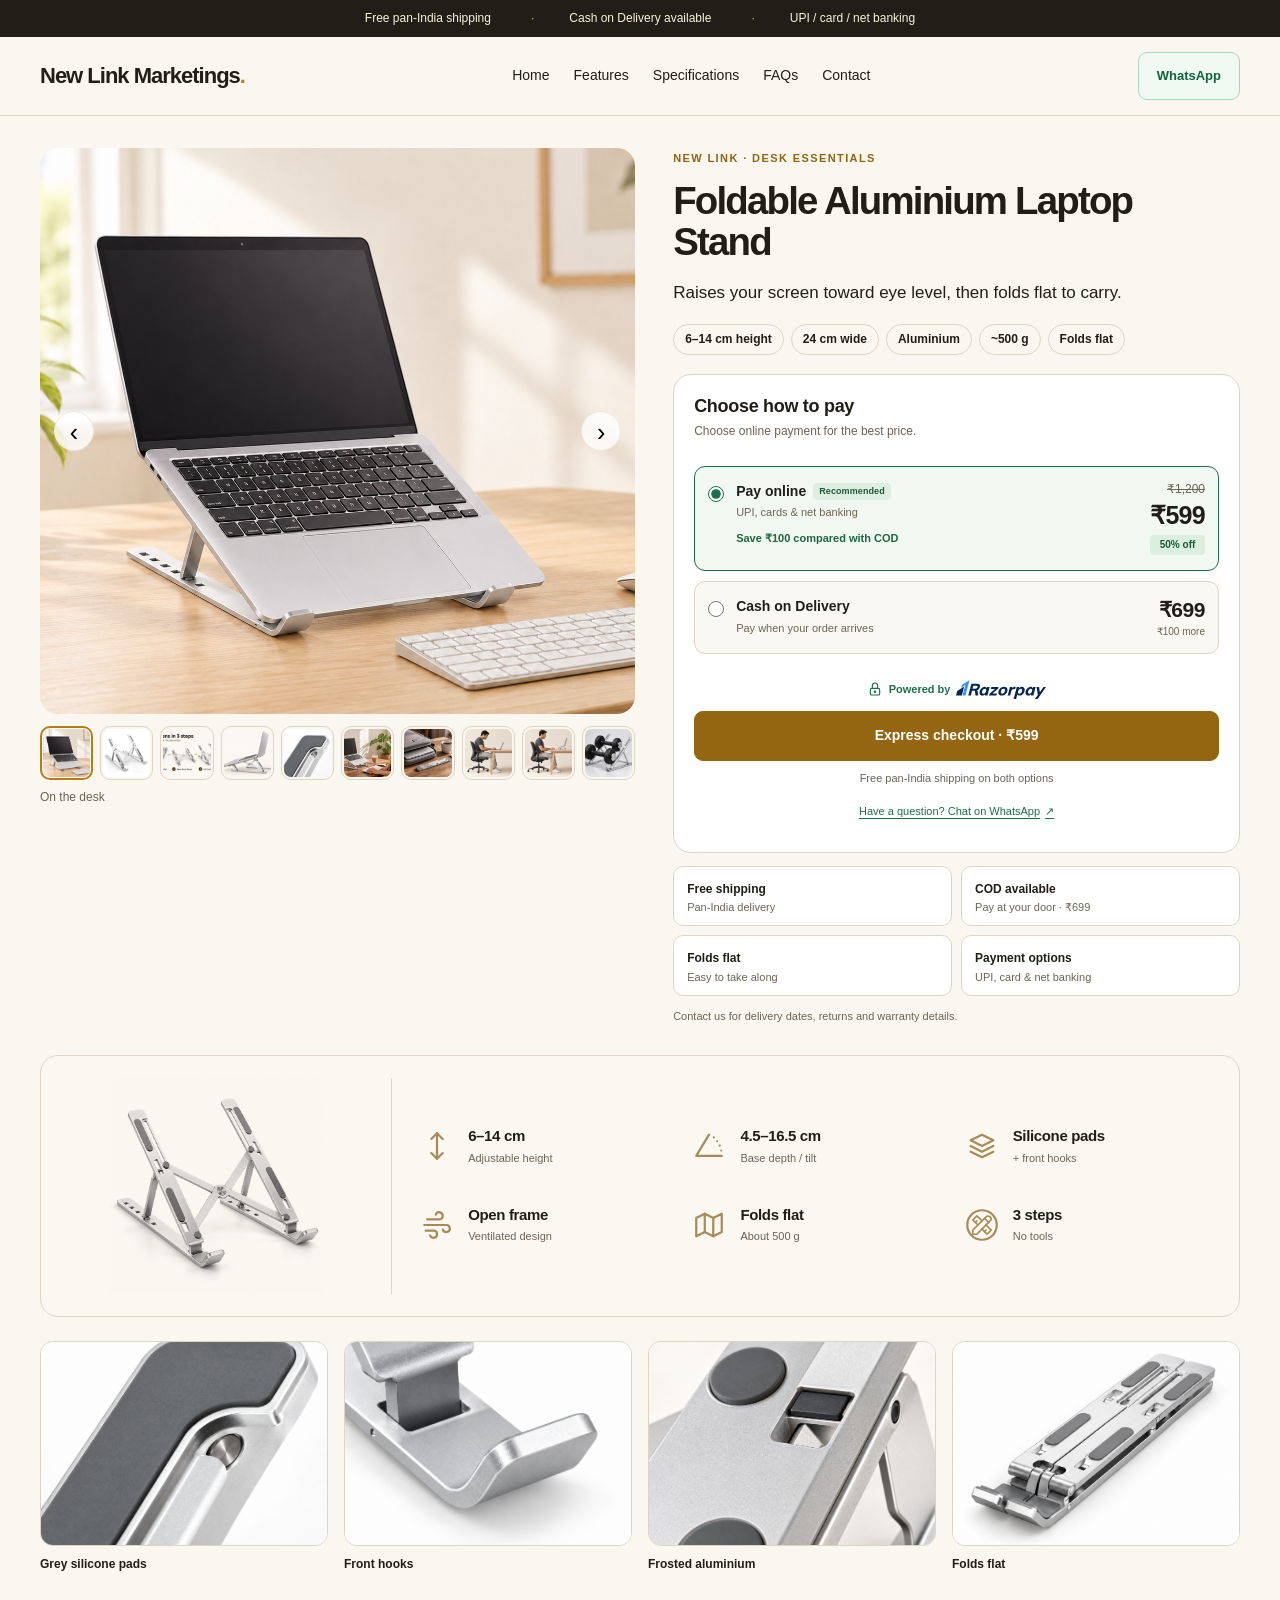
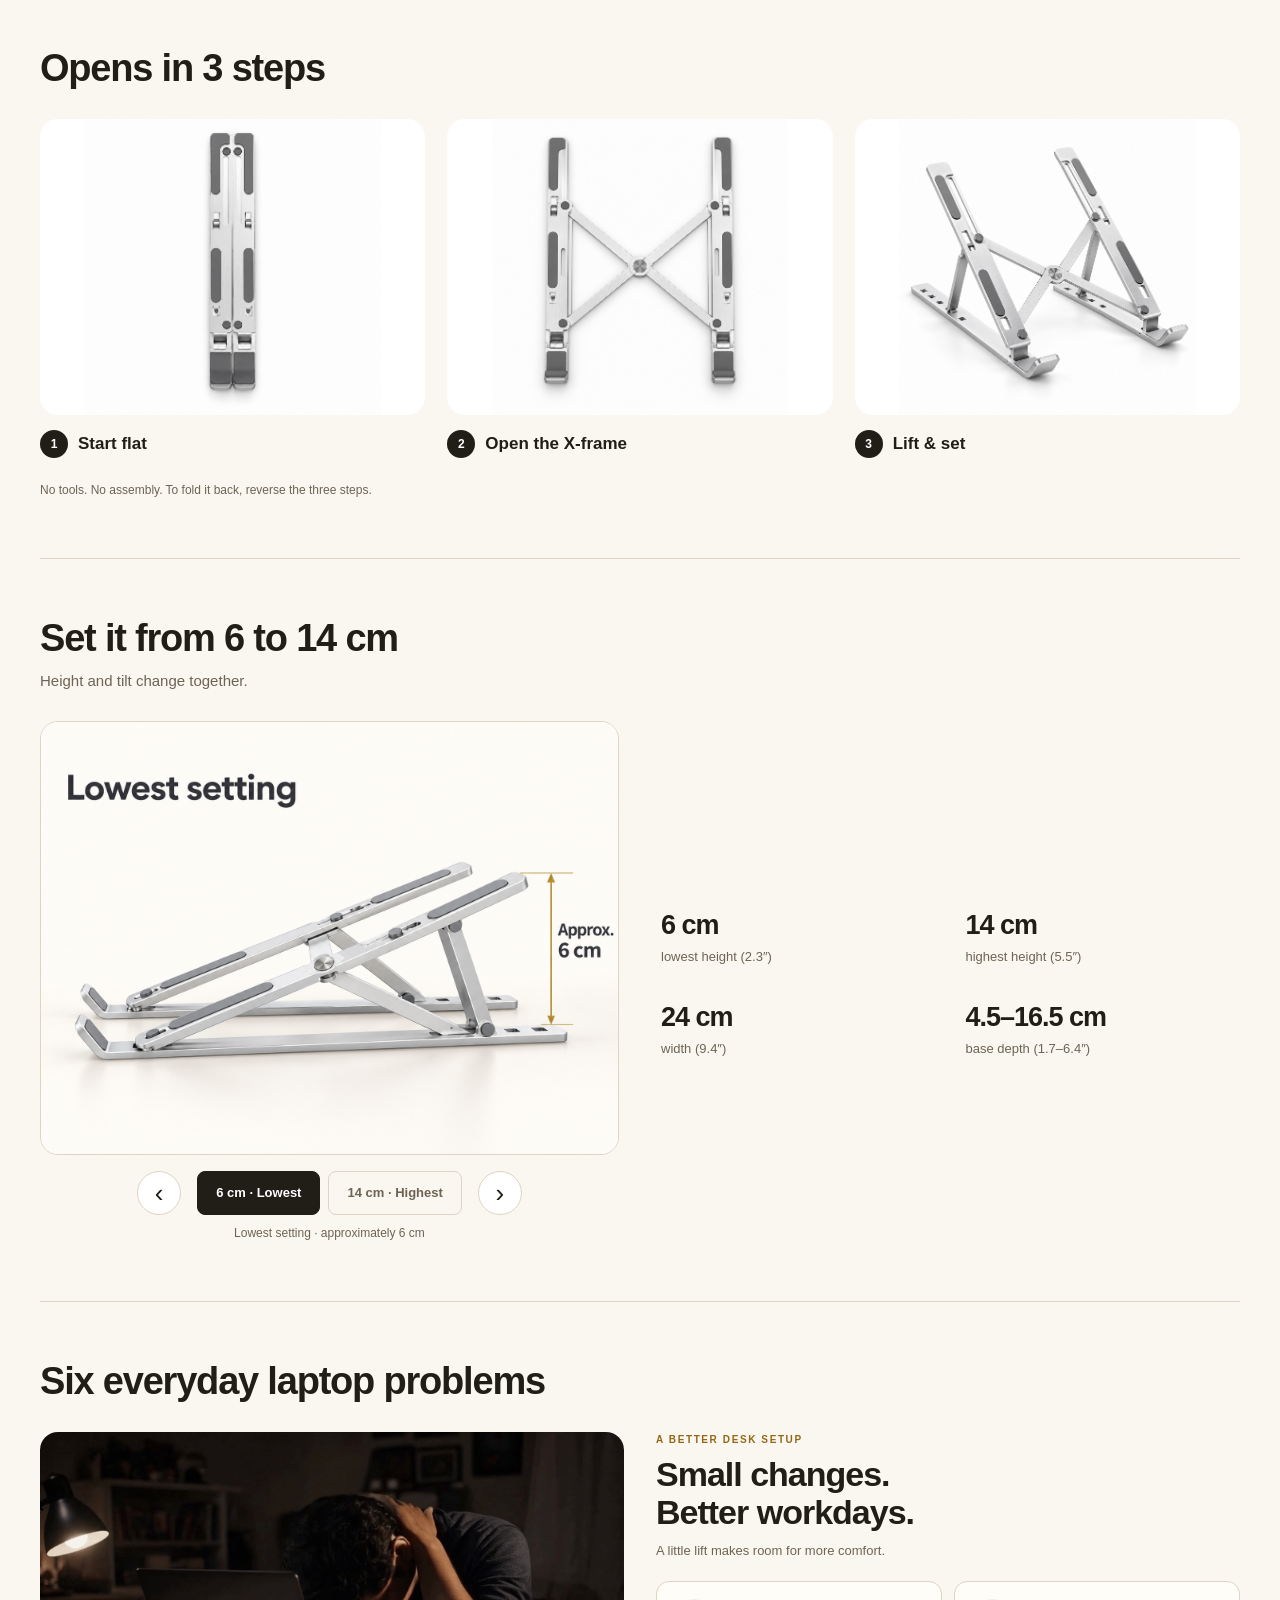
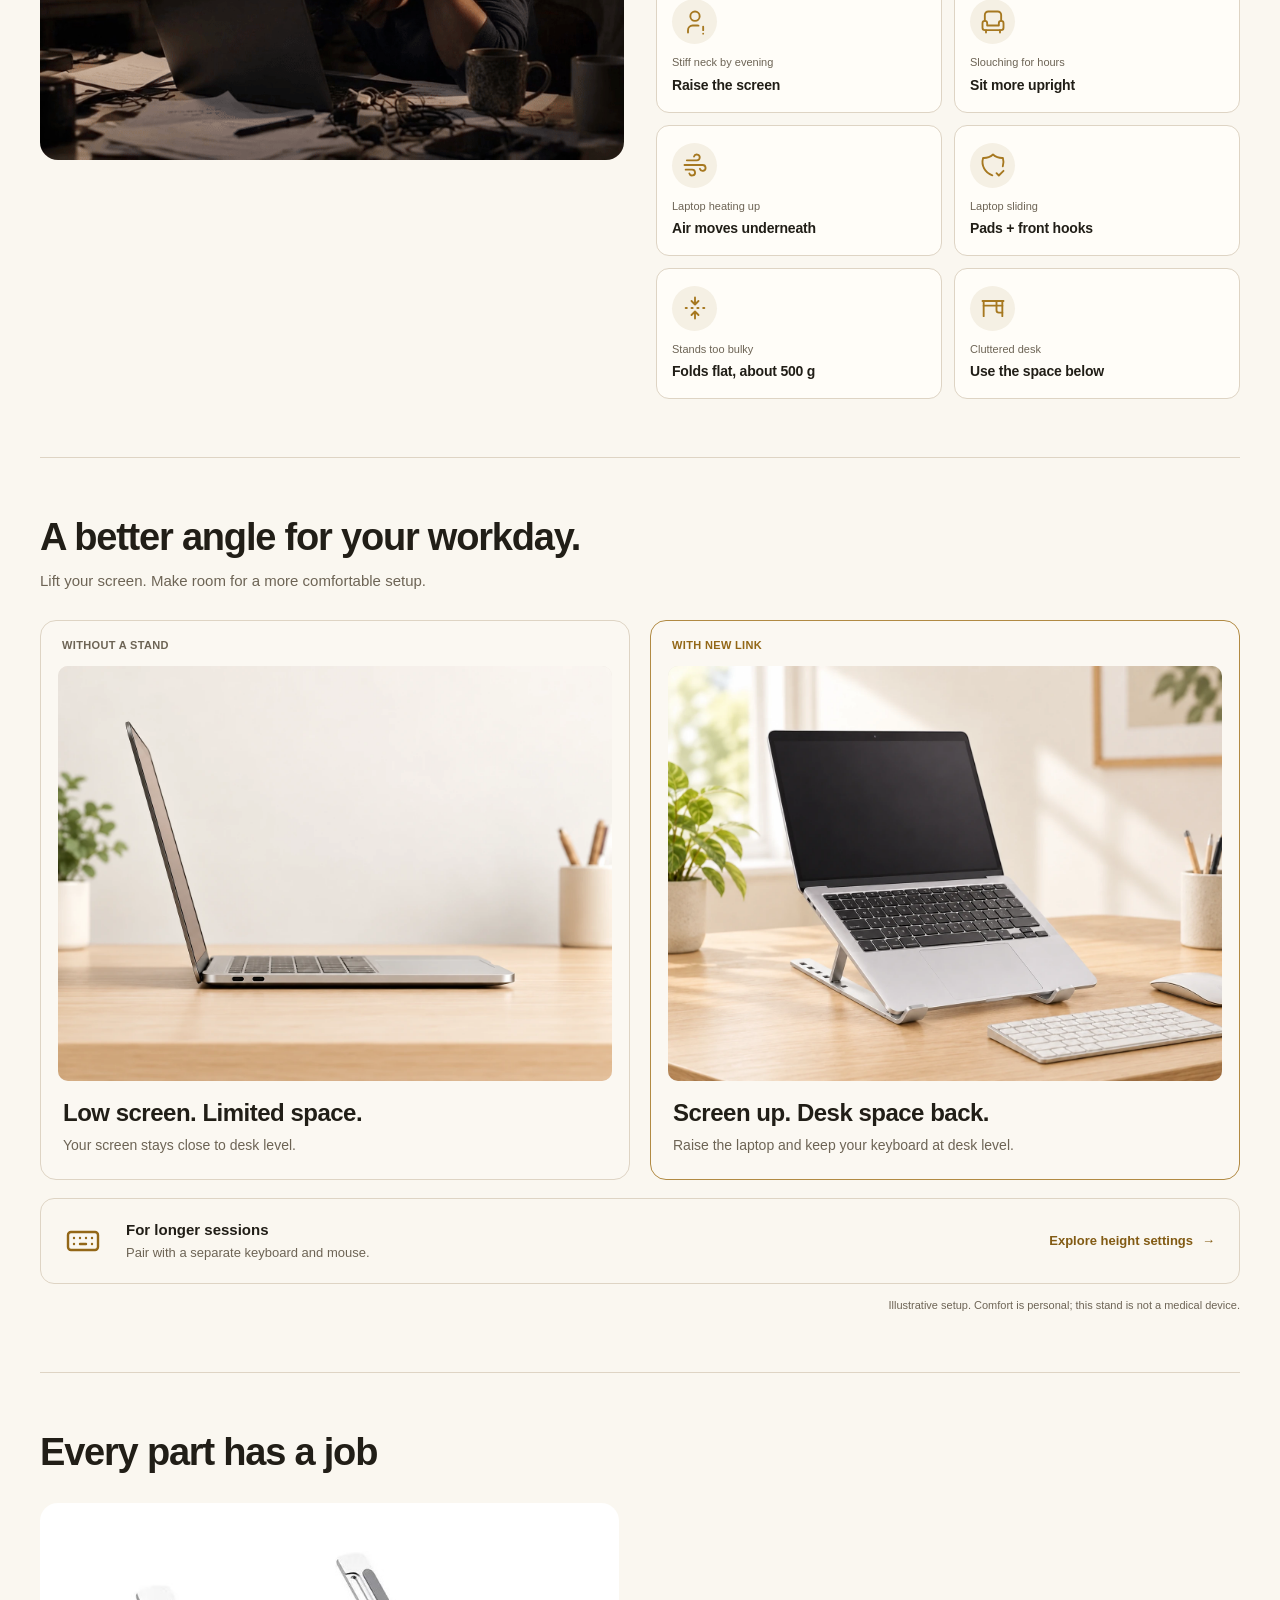
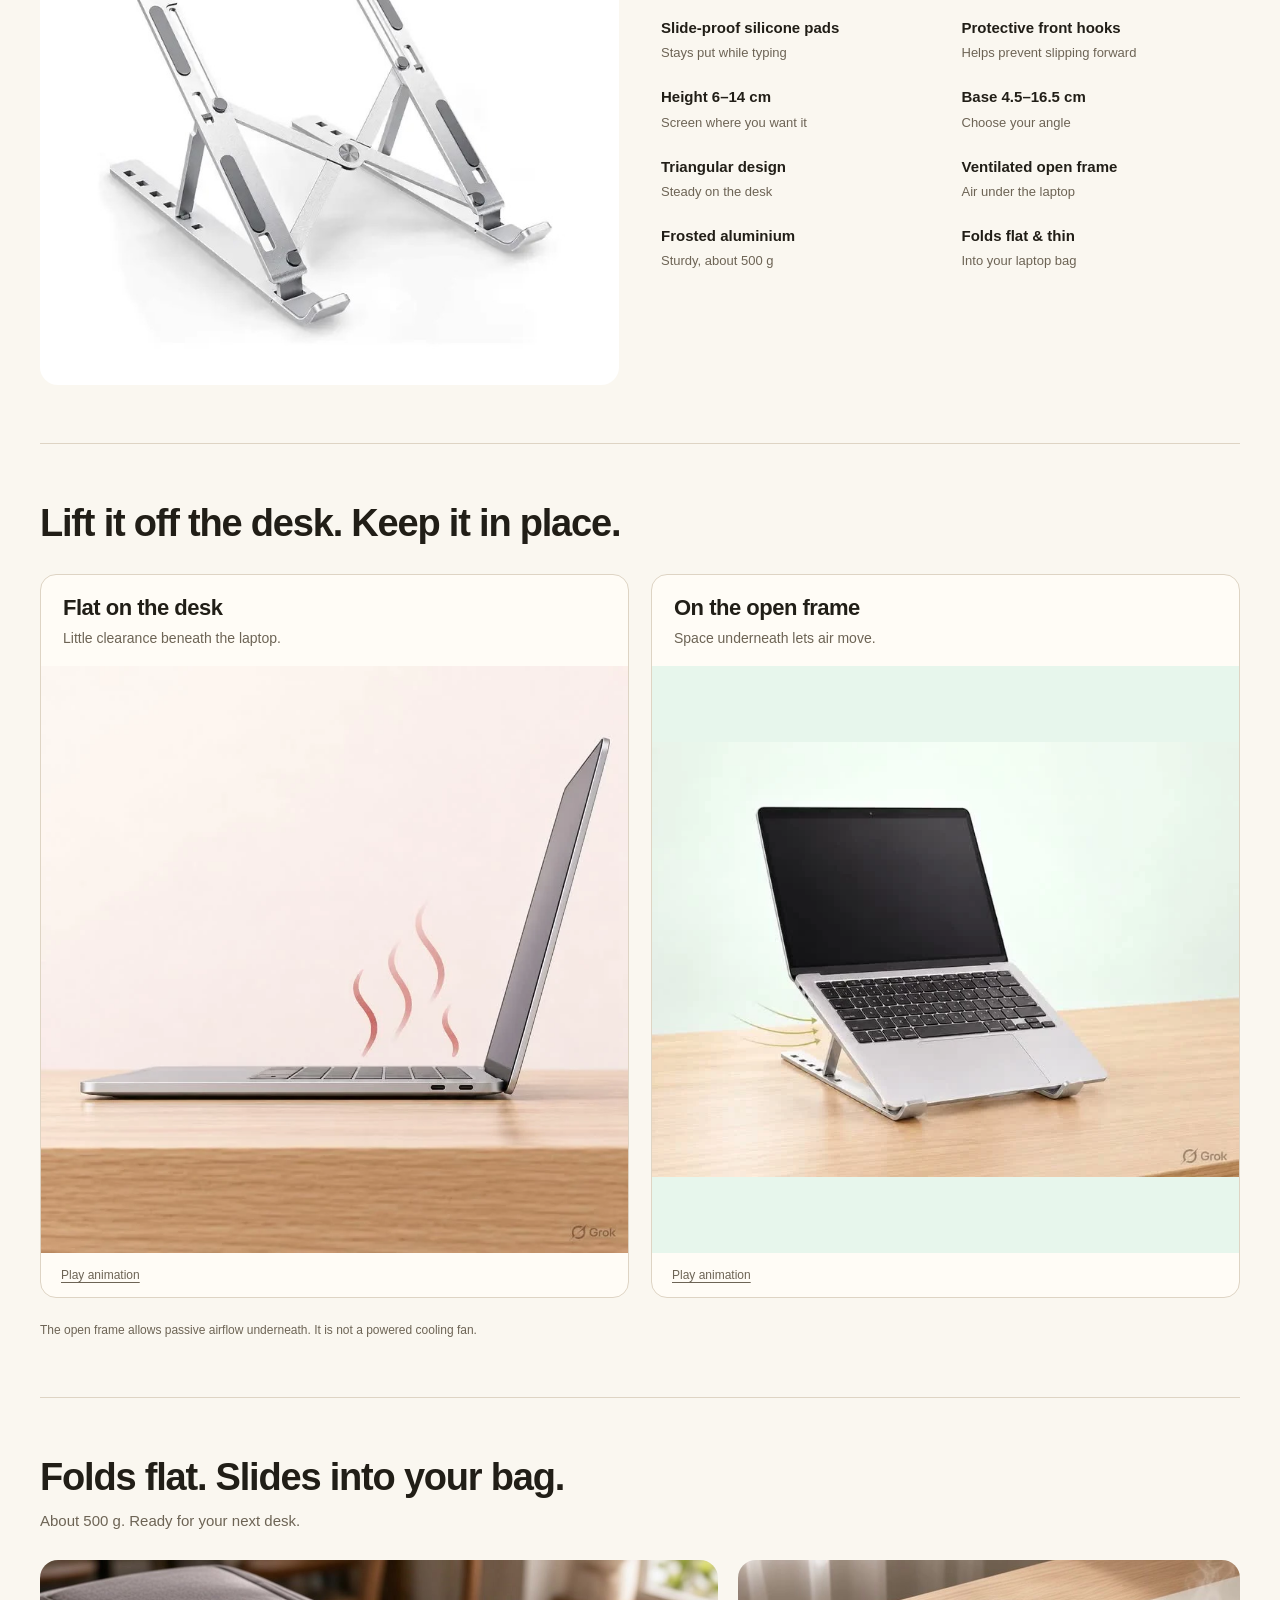
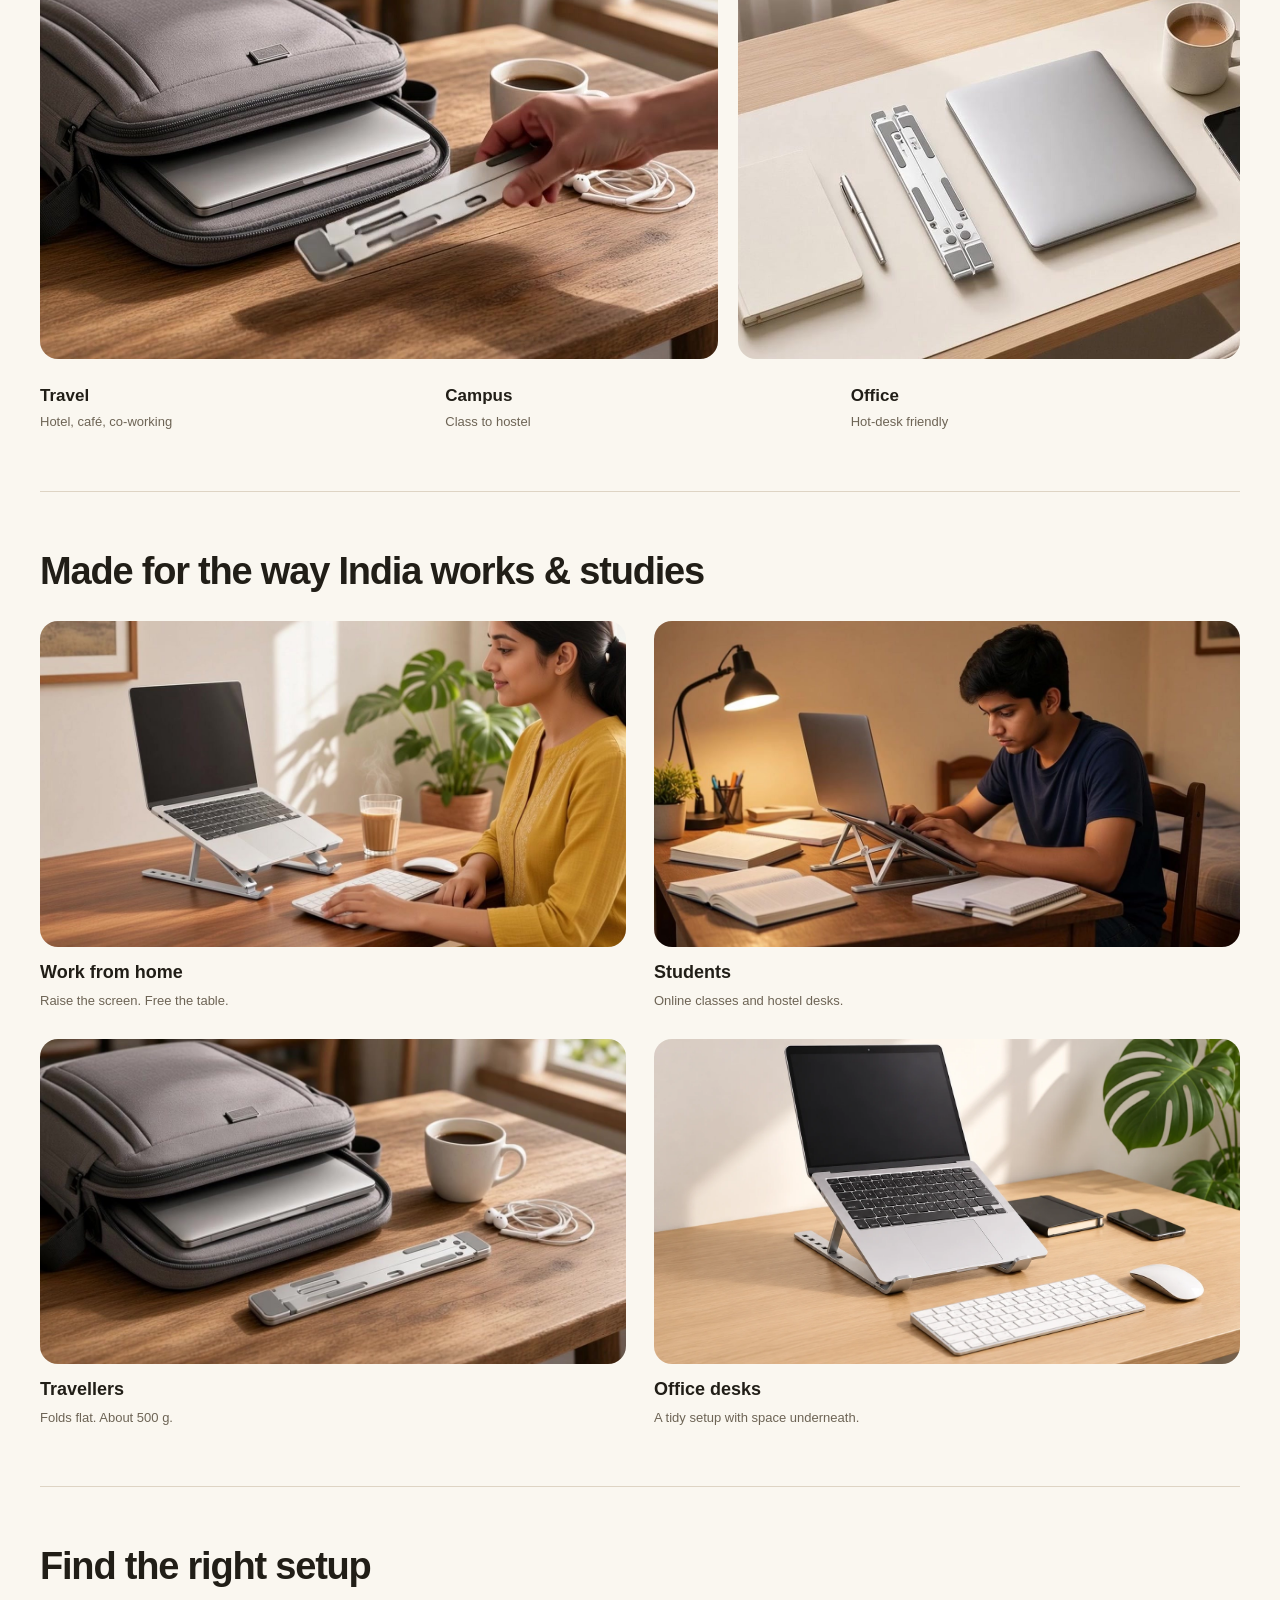
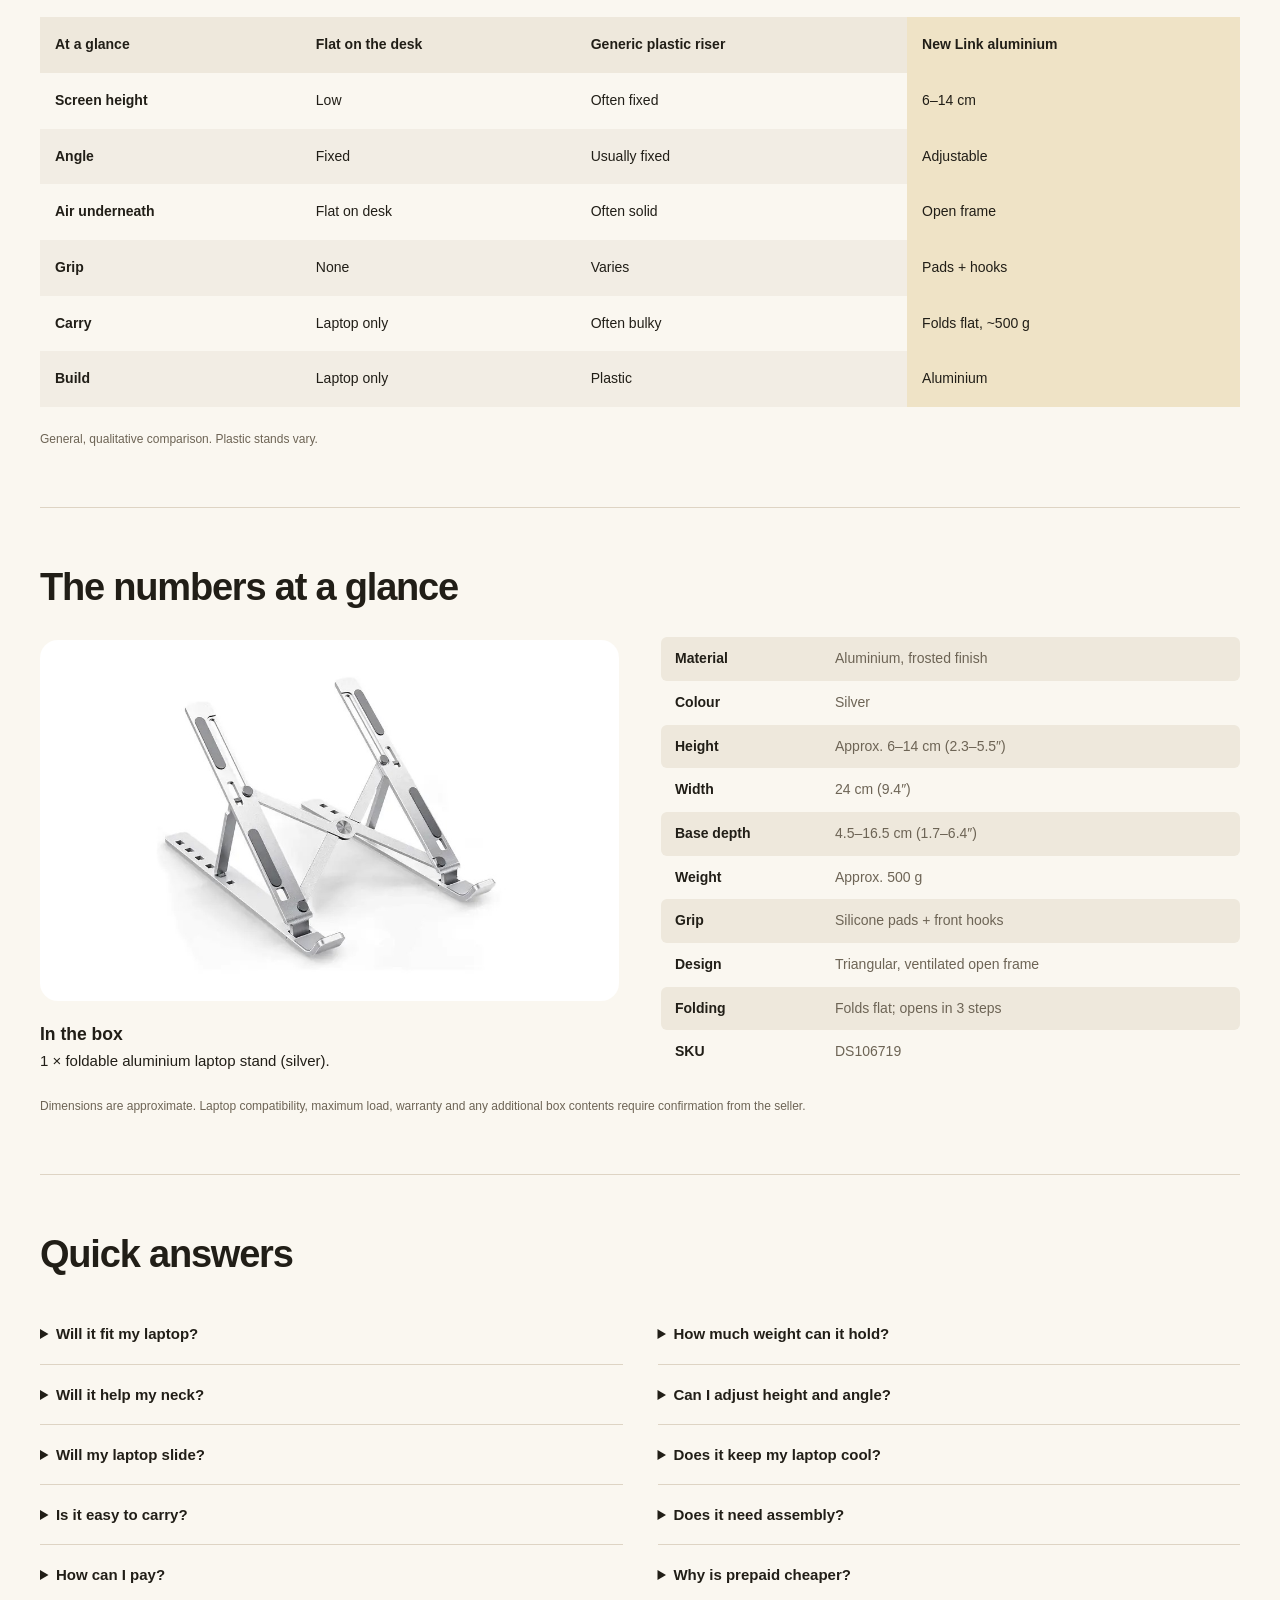
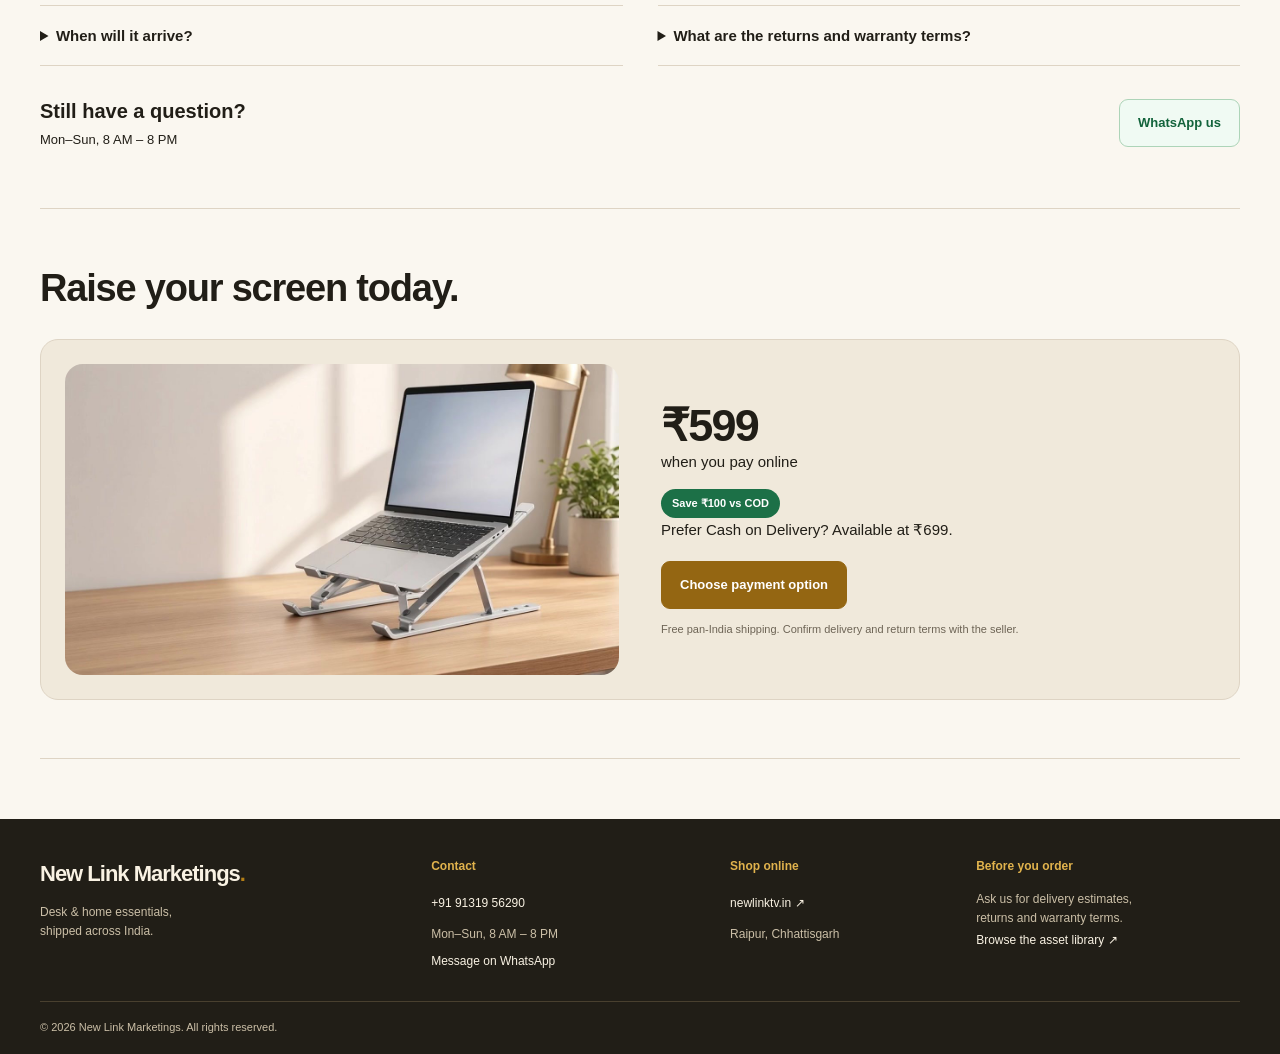
<file: index.html>
<!doctype html><html lang="en-IN"><head><meta charset="utf-8"><meta name="viewport" content="width=device-width, initial-scale=1"><meta name="description" content="Foldable aluminium laptop stand from New Link Marketings. Adjustable 6–14 cm, silicone grip, about 500 g. ₹599 online or ₹699 COD."><title>Foldable Aluminium Laptop Stand | New Link Marketings</title><link rel="stylesheet" href="styles.css?v=29"><script src="payment-config.js?v=27" defer></script><script src="script.js?v=30" defer></script></head><body><a class="skip" href="#main">Skip to content</a><div class="announcement"><span>Free pan-India shipping</span><span>Cash on Delivery available</span><span>UPI / card / net banking</span></div><header><div class="nav wrap"><a href="#" class="brand">New Link Marketings<span>.</span></a><button id="menu-toggle" class="menu" aria-controls="navigation" aria-expanded="false">Menu</button><nav id="navigation" aria-label="Main navigation"><a href="#main">Home</a><a href="#features">Features</a><a href="#specs">Specifications</a><a href="#faq">FAQs</a><a href="#contact">Contact</a></nav><a class="button whatsapp nav-wa" href="https://wa.me/919131956290?text=Hi%2C%20I%20am%20interested%20in%20the%20foldable%20aluminium%20laptop%20stand." target="_blank" rel="noopener">WhatsApp</a></div></header><main id="main" class="wrap"><section class="hero"><div class="gallery"><div class="hero-photo"><img id="gallery-main" src="assets/laptop-stand-geometry-v2.png" alt="Silver laptop on the aluminium X-frame stand in a naturally lit workspace" width="1254" height="1254" fetchpriority="high"><button class="gallery-arrow prev" aria-label="Previous product image">‹</button><button class="gallery-arrow next" aria-label="Next product image">›</button></div><div id="thumbnails" class="thumbnails" aria-label="Product images"></div><p id="gallery-caption" class="caption" aria-live="polite">On the desk</p></div><div class="hero-copy"><p class="eyebrow">NEW LINK · DESK ESSENTIALS</p><h1>Foldable Aluminium Laptop Stand</h1><p class="intro">Raises your screen toward eye level, then folds flat to carry.</p><div class="tags"><span>6–14 cm height</span><span>24 cm wide</span><span>Aluminium</span><span>~500 g</span><span>Folds flat</span></div><div class="buy-box purchase-options" aria-labelledby="payment-options-title"><div class="payment-options-heading"><h2 id="payment-options-title">Choose how to pay</h2><p>Choose online payment for the best price.</p></div><fieldset class="payment-variants"><legend class="visually-hidden">Payment option</legend><label class="payment-variant is-selected"><input type="radio" name="hero-payment" value="online" checked><span class="payment-variant-copy"><span class="payment-variant-title">Pay online <span class="payment-recommended">Recommended</span></span><span class="payment-variant-description">UPI, cards &amp; net banking</span><span class="payment-variant-saving">Save ₹100 compared with COD</span></span><span class="payment-variant-price"><span class="payment-compare"><span class="visually-hidden">Compare at </span><s>₹1,200</s></span>₹599<span class="payment-discount">50% off</span></span></label><label class="payment-variant payment-variant-cod"><input type="radio" name="hero-payment" value="cod"><span class="payment-variant-copy"><span class="payment-variant-title">Cash on Delivery</span><span class="payment-variant-description">Pay when your order arrives</span></span><span class="payment-variant-price">₹699<span class="payment-price-extra">₹100 more</span></span></label></fieldset><p class="payment-gateway" hidden><img src="assets/icons/payment-lock.svg" alt="" width="16" height="16"><span>Powered by</span><img class="razorpay-logo" src="assets/brand/razorpay-logo.svg" alt="Razorpay" width="90" height="20"></p><button type="button" class="button primary payment-main-button" data-order>Express checkout · ₹599</button><p class="payment-shipping">Free pan-India shipping on both options</p><a class="payment-help" href="https://wa.me/919131956290?text=Hi%2C%20I%20have%20a%20question%20about%20the%20laptop%20stand." target="_blank" rel="noopener">Have a question? Chat on WhatsApp <span aria-hidden="true">↗</span></a></div><div class="trust"><div><b>Free shipping</b><small>Pan-India delivery</small></div><div><b>COD available</b><small>Pay at your door · ₹699</small></div><div><b>Folds flat</b><small>Easy to take along</small></div><div><b>Payment options</b><small>UPI, card & net banking</small></div></div><p class="fine">Contact us for delivery dates, returns and warranty details.</p></div></section><section id="stand-benefits" class="feature-summary" aria-label="Stand at a glance"><div class="feature-summary-product"><img src="assets/benefits-stand.webp" alt="Open silver aluminium laptop stand with grey silicone pads" width="1254" height="1254" loading="lazy"></div><dl class="feature-summary-list"><div class="benefit-item"><img src="assets/icons/benefit-height.svg" alt="" width="34" height="34" loading="lazy"><div><dt>6–14 cm</dt><dd>Adjustable height</dd></div></div><div class="benefit-item"><img src="assets/icons/benefit-angle.svg" alt="" width="34" height="34" loading="lazy"><div><dt>4.5–16.5 cm</dt><dd>Base depth / tilt</dd></div></div><div class="benefit-item"><img src="assets/icons/benefit-silicone.svg" alt="" width="34" height="34" loading="lazy"><div><dt>Silicone pads</dt><dd>+ front hooks</dd></div></div><div class="benefit-item"><img src="assets/icons/benefit-airflow.svg" alt="" width="34" height="34" loading="lazy"><div><dt>Open frame</dt><dd>Ventilated design</dd></div></div><div class="benefit-item"><img src="assets/icons/benefit-fold.svg" alt="" width="34" height="34" loading="lazy"><div><dt>Folds flat</dt><dd>About 500 g</dd></div></div><div class="benefit-item"><img src="assets/icons/benefit-no-tools.svg" alt="" width="34" height="34" loading="lazy"><div><dt>3 steps</dt><dd>No tools</dd></div></div></dl></section><div class="details-grid"><figure><img src="assets/grey-silicone-pad-generated.png" alt="Grey silicone pads" class="" loading="lazy" width="1280" height="720"><figcaption>Grey silicone pads</figcaption></figure><figure><img src="assets/front-hook-v2.png" alt="Front hooks" class="" loading="lazy" width="1280" height="720"><figcaption>Front hooks</figcaption></figure><figure><img src="assets/frosted-aluminium-generated.png" alt="Close-up of the frosted silver aluminium finish, silicone pads and latch" class="" loading="lazy" width="1448" height="1086"><figcaption>Frosted aluminium</figcaption></figure><figure><img src="assets/folded-stand-generated.png" alt="Folds flat" class="" loading="lazy" width="1280" height="720"><figcaption>Folds flat</figcaption></figure></div><section id="setup" class="section"><div class="section-heading"><h2>Opens in 3 steps</h2></div><div class="steps"><figure><img src="assets/folded-top-view-generated.png" alt="Start flat: top view of the folded aluminium stand" class="" loading="lazy" width="1254" height="1254"><figcaption><span>1</span>Start flat</figcaption></figure><figure><img src="assets/x-frame-top-view-generated.png" alt="Open the X-frame: overhead view of the stand spread sideways and still flat" class="" loading="lazy" width="1254" height="1254"><figcaption><span>2</span>Open the X-frame</figcaption></figure><figure><img src="assets/raised-stand-generated.png" alt="Lift and set: fully raised aluminium stand with open triangular supports" class="" loading="lazy" width="1254" height="1254"><figcaption><span>3</span>Lift & set</figcaption></figure></div><p class="note">No tools. No assembly. To fold it back, reverse the three steps.</p></section><section id="height" class="section"><div class="section-heading"><h2>Set it from 6 to 14 cm</h2><p>Height and tilt change together.</p></div><div class="height-layout"><div class="height-carousel" role="region" aria-roledescription="carousel" aria-label="Adjustable stand height" tabindex="0"><div class="height-slides"><figure class="height-slide" role="group" aria-roledescription="slide" aria-label="1 of 2: Lowest setting"><img src="assets/height-low-6cm-generated.png" alt="Lowest setting: silver laptop stand at approximately 6 cm, with a vertical height marker" loading="lazy" width="1448" height="1086"></figure><figure class="height-slide" role="group" aria-roledescription="slide" aria-label="2 of 2: Highest setting" hidden><img src="assets/height-high-14cm-generated.png" alt="Highest setting: silver laptop stand at approximately 14 cm, with a vertical height marker" loading="lazy" width="1448" height="1086"></figure></div><div class="height-controls"><button type="button" class="height-prev" aria-label="Previous height illustration">‹</button><div class="height-choices" aria-label="Choose height illustration"><button type="button" data-height-slide="0" aria-pressed="true">6 cm · Lowest</button><button type="button" data-height-slide="1" aria-pressed="false">14 cm · Highest</button></div><button type="button" class="height-next" aria-label="Next height illustration">›</button></div><p class="height-status" aria-live="polite" aria-atomic="true">Lowest setting · approximately 6 cm</p></div><div class="measurements"><div><strong>6 cm</strong><p>lowest height (2.3″)</p></div><div><strong>14 cm</strong><p>highest height (5.5″)</p></div><div><strong>24 cm</strong><p>width (9.4″)</p></div><div><strong>4.5–16.5 cm</strong><p>base depth (1.7–6.4″)</p></div></div></div></section><section id="everyday" class="section"><div class="section-heading"><h2>Six everyday laptop problems</h2></div><div class="split everyday-layout"><img src="assets/neck-discomfort-loop.gif" alt="Person rubbing their neck while working over a flat laptop" class="everyday-media" loading="lazy" width="800" height="450"><div class="everyday-panel"><div class="everyday-heading"><p class="everyday-eyebrow">A better desk setup</p><h3>Small changes.<br>Better workdays.</h3><p>A little lift makes room for more comfort.</p></div><ul class="problem-grid" aria-label="Everyday problems and stand benefits"><li class="problem-card"><span class="problem-icon"><img src="assets/icons/neck-comfort.svg" alt="" width="32" height="32" loading="lazy"></span><p class="problem-label">Stiff neck by evening</p><h3>Raise the screen</h3></li><li class="problem-card"><span class="problem-icon"><img src="assets/icons/upright-posture.svg" alt="" width="32" height="32" loading="lazy"></span><p class="problem-label">Slouching for hours</p><h3>Sit more upright</h3></li><li class="problem-card"><span class="problem-icon"><img src="assets/icons/open-airflow.svg" alt="" width="32" height="32" loading="lazy"></span><p class="problem-label">Laptop heating up</p><h3>Air moves underneath</h3></li><li class="problem-card"><span class="problem-icon"><img src="assets/icons/secure-grip.svg" alt="" width="32" height="32" loading="lazy"></span><p class="problem-label">Laptop sliding</p><h3>Pads + front hooks</h3></li><li class="problem-card"><span class="problem-icon"><img src="assets/icons/fold-and-carry.svg" alt="" width="32" height="32" loading="lazy"></span><p class="problem-label">Stands too bulky</p><h3>Folds flat, about 500 g</h3></li><li class="problem-card"><span class="problem-icon"><img src="assets/icons/desk-space.svg" alt="" width="32" height="32" loading="lazy"></span><p class="problem-label">Cluttered desk</p><h3>Use the space below</h3></li></ul></div></div></section><section id="posture" class="section setup-comparison" aria-labelledby="comparison-title"><div class="section-heading"><h2 id="comparison-title">A better angle for your workday.</h2><p>Lift your screen. Make room for a more comfortable setup.</p></div><div class="setup-comparison-grid"><figure class="setup-option"><p class="setup-option-label">Without a stand</p><img src="assets/comparison-flat-desk.webp" alt="Side view of a silver laptop resting flat on an oak desk" width="1448" height="1086" loading="lazy"><figcaption><h3>Low screen. Limited space.</h3><p>Your screen stays close to desk level.</p></figcaption></figure><figure class="setup-option setup-option-raised"><p class="setup-option-label">With New Link</p><img src="assets/comparison-raised-stand-v2.webp" alt="Silver laptop seated in the aluminium stand’s retaining hooks, with a separate keyboard and mouse" width="1448" height="1086" loading="lazy"><figcaption><h3>Screen up. Desk space back.</h3><p>Raise the laptop and keep your keyboard at desk level.</p></figcaption></figure></div><aside class="setup-session-tip" aria-label="Longer-session setup tip"><img src="assets/icons/keyboard.svg" alt="" width="36" height="36" loading="lazy"><div><h3>For longer sessions</h3><p>Pair with a separate keyboard and mouse.</p></div><a href="#height">Explore height settings <span aria-hidden="true">→</span></a></aside><p class="setup-comparison-note">Illustrative setup. Comfort is personal; this stand is not a medical device.</p></section><section id="features" class="section"><div class="section-heading"><h2>Every part has a job</h2></div><div class="split"><div class="product-image"><img src="assets/stand-product.jpg" alt="Silver X-frame laptop stand with silicone pads" class="" loading="lazy" width="1280" height="720"></div><div class="feature-list"><div><h3>Slide-proof silicone pads</h3><p>Stays put while typing</p></div><div><h3>Protective front hooks</h3><p>Helps prevent slipping forward</p></div><div><h3>Height 6–14 cm</h3><p>Screen where you want it</p></div><div><h3>Base 4.5–16.5 cm</h3><p>Choose your angle</p></div><div><h3>Triangular design</h3><p>Steady on the desk</p></div><div><h3>Ventilated open frame</h3><p>Air under the laptop</p></div><div><h3>Frosted aluminium</h3><p>Sturdy, about 500 g</p></div><div><h3>Folds flat & thin</h3><p>Into your laptop bag</p></div></div></div></section><section id="airflow" class="section"><div class="section-heading"><h2>Lift it off the desk. Keep it in place.</h2></div><div class="airflow-comparison"><figure class="airflow-option"><figcaption><h3>Flat on the desk</h3><p>Little clearance beneath the laptop.</p></figcaption><div class="airflow-media airflow-media-flat"><video id="flat-desk-video" autoplay loop muted playsinline preload="metadata" poster="assets/flat-desk-warmth-poster.webp" width="800" height="800" aria-label="Illustration of a laptop resting flat on a desk, with animated warmth indicators"><source src="assets/flat-desk-warmth-loop.mp4" type="video/mp4"><img src="assets/flat-desk-warmth-poster.webp" alt="Laptop flat on a desk with conceptual warmth indicators" width="960" height="960"></video></div><button type="button" class="airflow-animation-toggle" aria-controls="flat-desk-video">Pause animation</button></figure><figure class="airflow-option"><figcaption><h3>On the open frame</h3><p>Space underneath lets air move.</p></figcaption><div class="airflow-media airflow-media-open"><video id="open-frame-video" autoplay loop muted playsinline preload="metadata" poster="assets/open-frame-airflow-poster.webp" width="800" height="592" aria-label="Illustration of passive airflow under a laptop supported by an open aluminium stand"><source src="assets/open-frame-airflow-loop.mp4" type="video/mp4"><img src="assets/open-frame-airflow-poster.webp" alt="Raised laptop on an open frame with conceptual airflow indicators" width="800" height="592"></video></div><button type="button" class="airflow-animation-toggle" aria-controls="open-frame-video">Pause animation</button></figure></div><p class="note">The open frame allows passive airflow underneath. It is not a powered cooling fan.</p></section><section id="carry" class="section"><div class="section-heading"><h2>Folds flat. Slides into your bag.</h2><p>About 500 g. Ready for your next desk.</p></div><div class="carry-grid"><img src="assets/fold-into-bag.jpg" alt="Hand placing the folded stand into a laptop bag" class="" loading="lazy" width="1280" height="720"><img src="assets/desk-flatlay.jpg" alt="Folded stand beside laptop and desk essentials" class="" loading="lazy" width="1280" height="720"></div><div class="use-labels"><p><b>Travel</b>Hotel, café, co-working</p><p><b>Campus</b>Class to hostel</p><p><b>Office</b>Hot-desk friendly</p></div></section><section id="who" class="section"><div class="section-heading"><h2>Made for the way India works & studies</h2></div><div class="lifestyle-grid"><figure><img src="assets/lifestyle-home.jpg" alt="Work from home" class="" loading="lazy" width="1280" height="720"><figcaption><h3>Work from home</h3><p>Raise the screen. Free the table.</p></figcaption></figure><figure><img src="assets/lifestyle-student.jpg" alt="Students" class="" loading="lazy" width="1280" height="720"><figcaption><h3>Students</h3><p>Online classes and hostel desks.</p></figcaption></figure><figure><img src="assets/travel-bag.jpg" alt="Travellers" class="" loading="lazy" width="1280" height="720"><figcaption><h3>Travellers</h3><p>Folds flat. About 500 g.</p></figcaption></figure><figure><img src="assets/office-desk-corrected.webp" alt="Office desk with a laptop properly seated on the aluminium stand, external keyboard and mouse" class="" loading="lazy" width="1586" height="992"><figcaption><h3>Office desks</h3><p>A tidy setup with space underneath.</p></figcaption></figure></div></section><section id="compare" class="section"><div class="section-heading"><h2>Find the right setup</h2></div><div class="table-wrap"><table><thead><tr><th scope="col">At a glance</th><th scope="col">Flat on the desk</th><th scope="col">Generic plastic riser</th><th scope="col">New Link aluminium</th></tr></thead><tbody><tr><th scope="row">Screen height</th><td>Low</td><td>Often fixed</td><td>6–14 cm</td></tr><tr><th scope="row">Angle</th><td>Fixed</td><td>Usually fixed</td><td>Adjustable</td></tr><tr><th scope="row">Air underneath</th><td>Flat on desk</td><td>Often solid</td><td>Open frame</td></tr><tr><th scope="row">Grip</th><td>None</td><td>Varies</td><td>Pads + hooks</td></tr><tr><th scope="row">Carry</th><td>Laptop only</td><td>Often bulky</td><td>Folds flat, ~500 g</td></tr><tr><th scope="row">Build</th><td>Laptop only</td><td>Plastic</td><td>Aluminium</td></tr></tbody></table></div><p class="note">General, qualitative comparison. Plastic stands vary.</p></section><section id="specs" class="section"><div class="section-heading"><h2>The numbers at a glance</h2></div><div class="split"><div><img src="assets/stand-product.jpg" alt="Open aluminium laptop stand" class="spec-product" loading="lazy" width="1280" height="720"><h3>In the box</h3><p>1 × foldable aluminium laptop stand (silver).</p></div><dl class="specifications"><div><dt>Material</dt><dd>Aluminium, frosted finish</dd></div><div><dt>Colour</dt><dd>Silver</dd></div><div><dt>Height</dt><dd>Approx. 6–14 cm (2.3–5.5″)</dd></div><div><dt>Width</dt><dd>24 cm (9.4″)</dd></div><div><dt>Base depth</dt><dd>4.5–16.5 cm (1.7–6.4″)</dd></div><div><dt>Weight</dt><dd>Approx. 500 g</dd></div><div><dt>Grip</dt><dd>Silicone pads + front hooks</dd></div><div><dt>Design</dt><dd>Triangular, ventilated open frame</dd></div><div><dt>Folding</dt><dd>Folds flat; opens in 3 steps</dd></div><div><dt>SKU</dt><dd>DS106719</dd></div></dl></div><p class="note">Dimensions are approximate. Laptop compatibility, maximum load, warranty and any additional box contents require confirmation from the seller.</p></section><section id="faq" class="section"><div class="section-heading"><h2>Quick answers</h2></div><div class="faq-grid"><details><summary>Will it fit my laptop?</summary><p>The stand is 24 cm wide with front hooks. Contact us to confirm compatibility with your laptop model.</p></details><details><summary>How much weight can it hold?</summary><p>Please contact us for the confirmed maximum load before ordering.</p></details><details><summary>Will it help my neck?</summary><p>It helps raise your screen toward eye level. It is not a medical device. For longer sessions, use a separate keyboard and mouse.</p></details><details><summary>Can I adjust height and angle?</summary><p>Yes. Height is approximately 6–14 cm, with a base depth of 4.5–16.5 cm. Height and tilt change together.</p></details><details><summary>Will my laptop slide?</summary><p>Silicone pads provide grip, and the front hooks support the laptop edge.</p></details><details><summary>Does it keep my laptop cool?</summary><p>The open frame lets air move underneath. It is not a fan.</p></details><details><summary>Is it easy to carry?</summary><p>It folds flat and thin and weighs about 500 g.</p></details><details><summary>Does it need assembly?</summary><p>No tools or assembly. Open it in three steps.</p></details><details><summary>How can I pay?</summary><p>The listed price is ₹599 online via UPI, card or net banking, or ₹699 with Cash on Delivery. Contact the seller to arrange payment.</p></details><details><summary>Why is prepaid cheaper?</summary><p>The ₹100 difference reflects extra COD handling and cash-collection costs.</p></details><details><summary>When will it arrive?</summary><p>Shipping is free across India. Contact us with your PIN code for dispatch and delivery estimates.</p></details><details><summary>What are the returns and warranty terms?</summary><p>The PDF leaves the return window and warranty unconfirmed. Please ask the seller for the current terms before purchase.</p></details></div><div class="question"><div><h3>Still have a question?</h3><p>Mon–Sun, 8 AM – 8 PM</p></div><a class="button whatsapp" href="https://wa.me/919131956290?text=Hi%2C%20I%20am%20interested%20in%20the%20foldable%20aluminium%20laptop%20stand." target="_blank" rel="noopener">WhatsApp us</a></div></section><section id="order" class="section"><div class="section-heading"><h2>Raise your screen today.</h2></div><div class="split order-panel"><img src="assets/hero-desk.jpg" alt="Laptop raised on a foldable silver stand" class="" loading="lazy" width="1280" height="720"><div><strong class="price">₹599</strong><p>when you pay online</p><span class="saving">Save ₹100 vs COD</span><p>Prefer Cash on Delivery? Available at ₹699.</p><button class="button primary" data-order>Choose payment option</button><p class="fine">Free pan-India shipping. Confirm delivery and return terms with the seller.</p></div></div></section></main><footer id="contact"><div class="wrap footer-grid"><div><a class="brand" href="#">New Link Marketings<span>.</span></a><p>Desk & home essentials,<br>shipped across India.</p></div><div><h3>Contact</h3><a href="tel:+919131956290">+91 91319 56290</a><p>Mon–Sun, 8 AM – 8 PM</p><a class="text-link" href="https://wa.me/919131956290?text=Hi%2C%20I%20am%20interested%20in%20the%20foldable%20aluminium%20laptop%20stand." target="_blank" rel="noopener">Message on WhatsApp</a></div><div><h3>Shop online</h3><a href="https://newlinktv.in" target="_blank" rel="noopener">newlinktv.in ↗</a><p>Raipur, Chhattisgarh</p></div><div><h3>Before you order</h3><p>Ask us for delivery estimates,<br>returns and warranty terms.</p><a href="assets.html">Browse the asset library ↗</a></div></div><div class="wrap footer-bottom">© 2026 New Link Marketings. All rights reserved.</div></footer><div class="mobile-buy"><div><b>₹599 <small>online</small></b><small>COD ₹699 · Free shipping</small></div><button class="button primary" data-order>Buy now</button></div><dialog id="order-dialog"><form method="dialog"><button class="close" aria-label="Close order options">×</button></form><h2>Arrange your order</h2><p id="order-payment-summary">Online payment · ₹599. Contact New Link to confirm availability and arrange your payment.</p><fieldset><legend>Payment preference</legend><label><input type="radio" name="payment" value="online" checked> Online payment <b>₹599</b></label><label><input type="radio" name="payment" value="cod"> Cash on Delivery <b>₹699</b></label></fieldset><a id="order-whatsapp" class="button whatsapp" target="_blank" rel="noopener">Continue on WhatsApp</a><p class="fine">For online payment, ask New Link for their Razorpay payment link after confirming your order. No payment is collected on this page.</p></dialog></body></html>
</file>
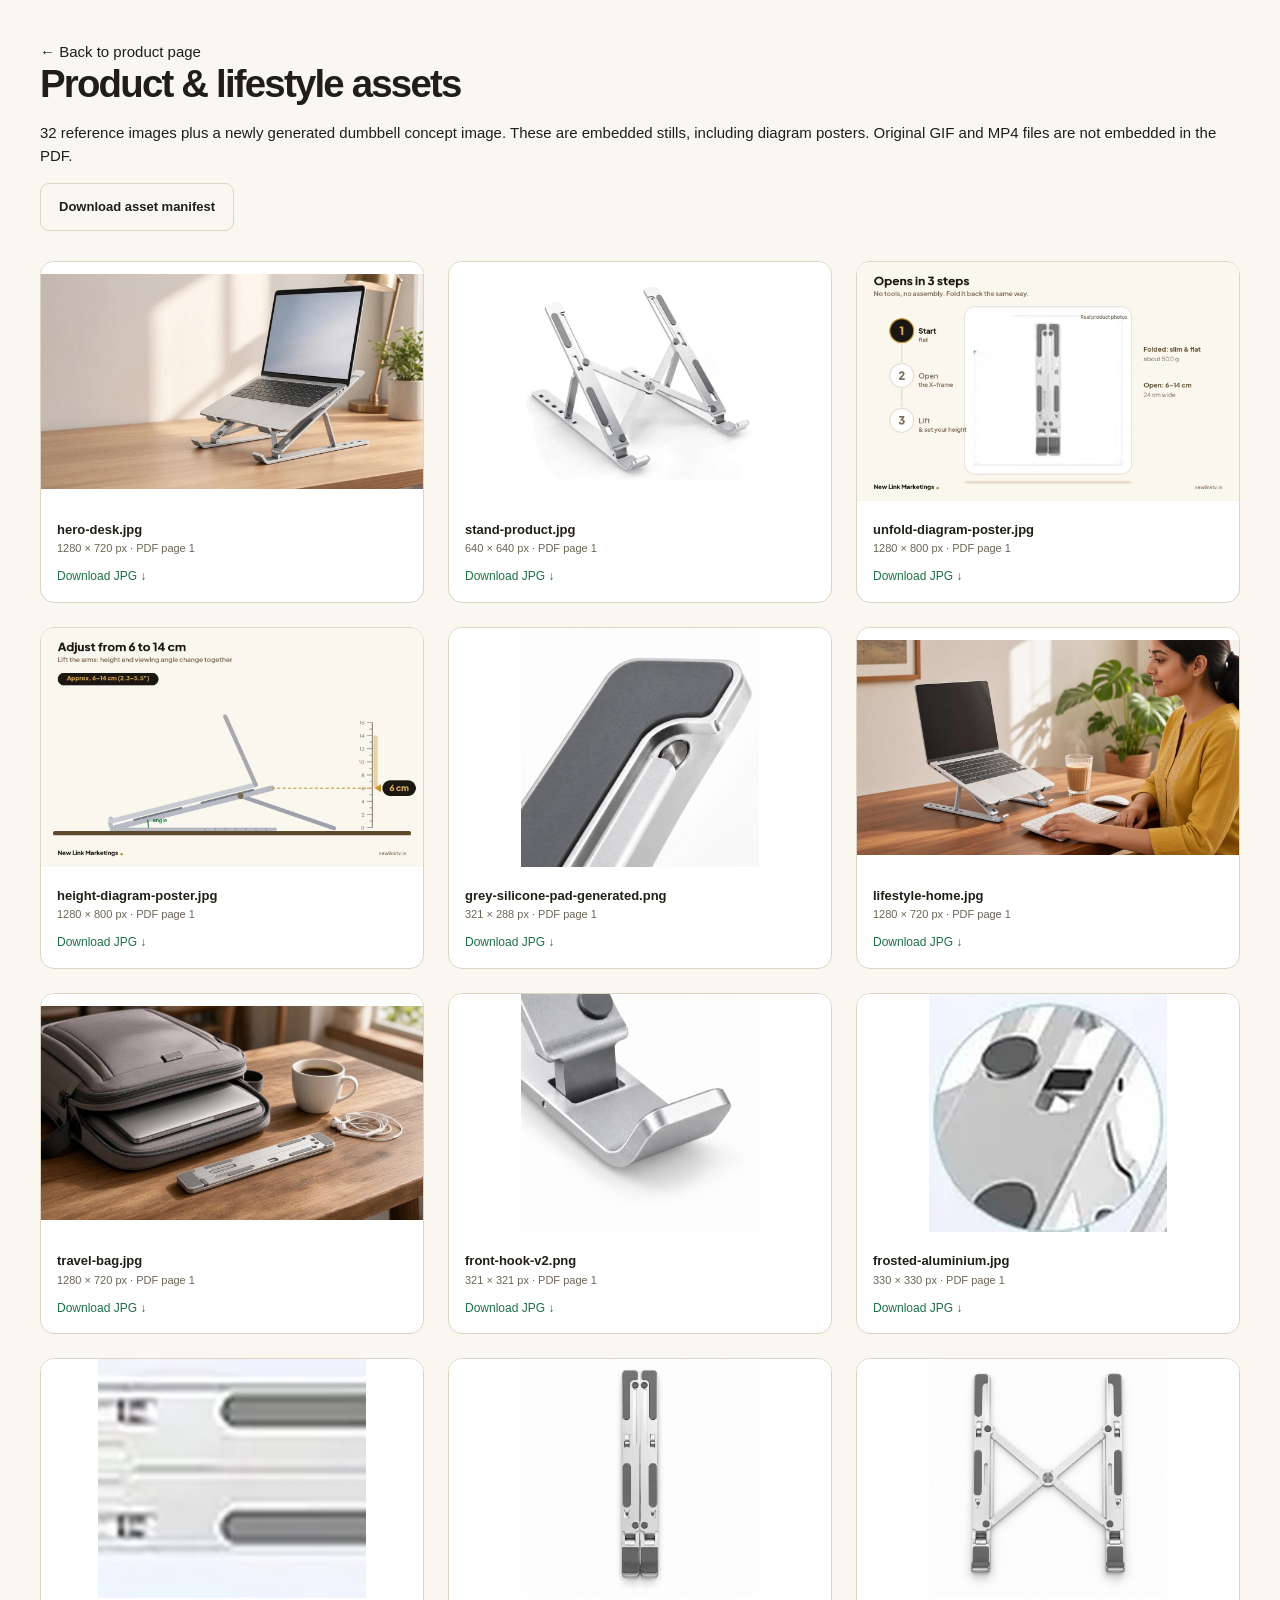
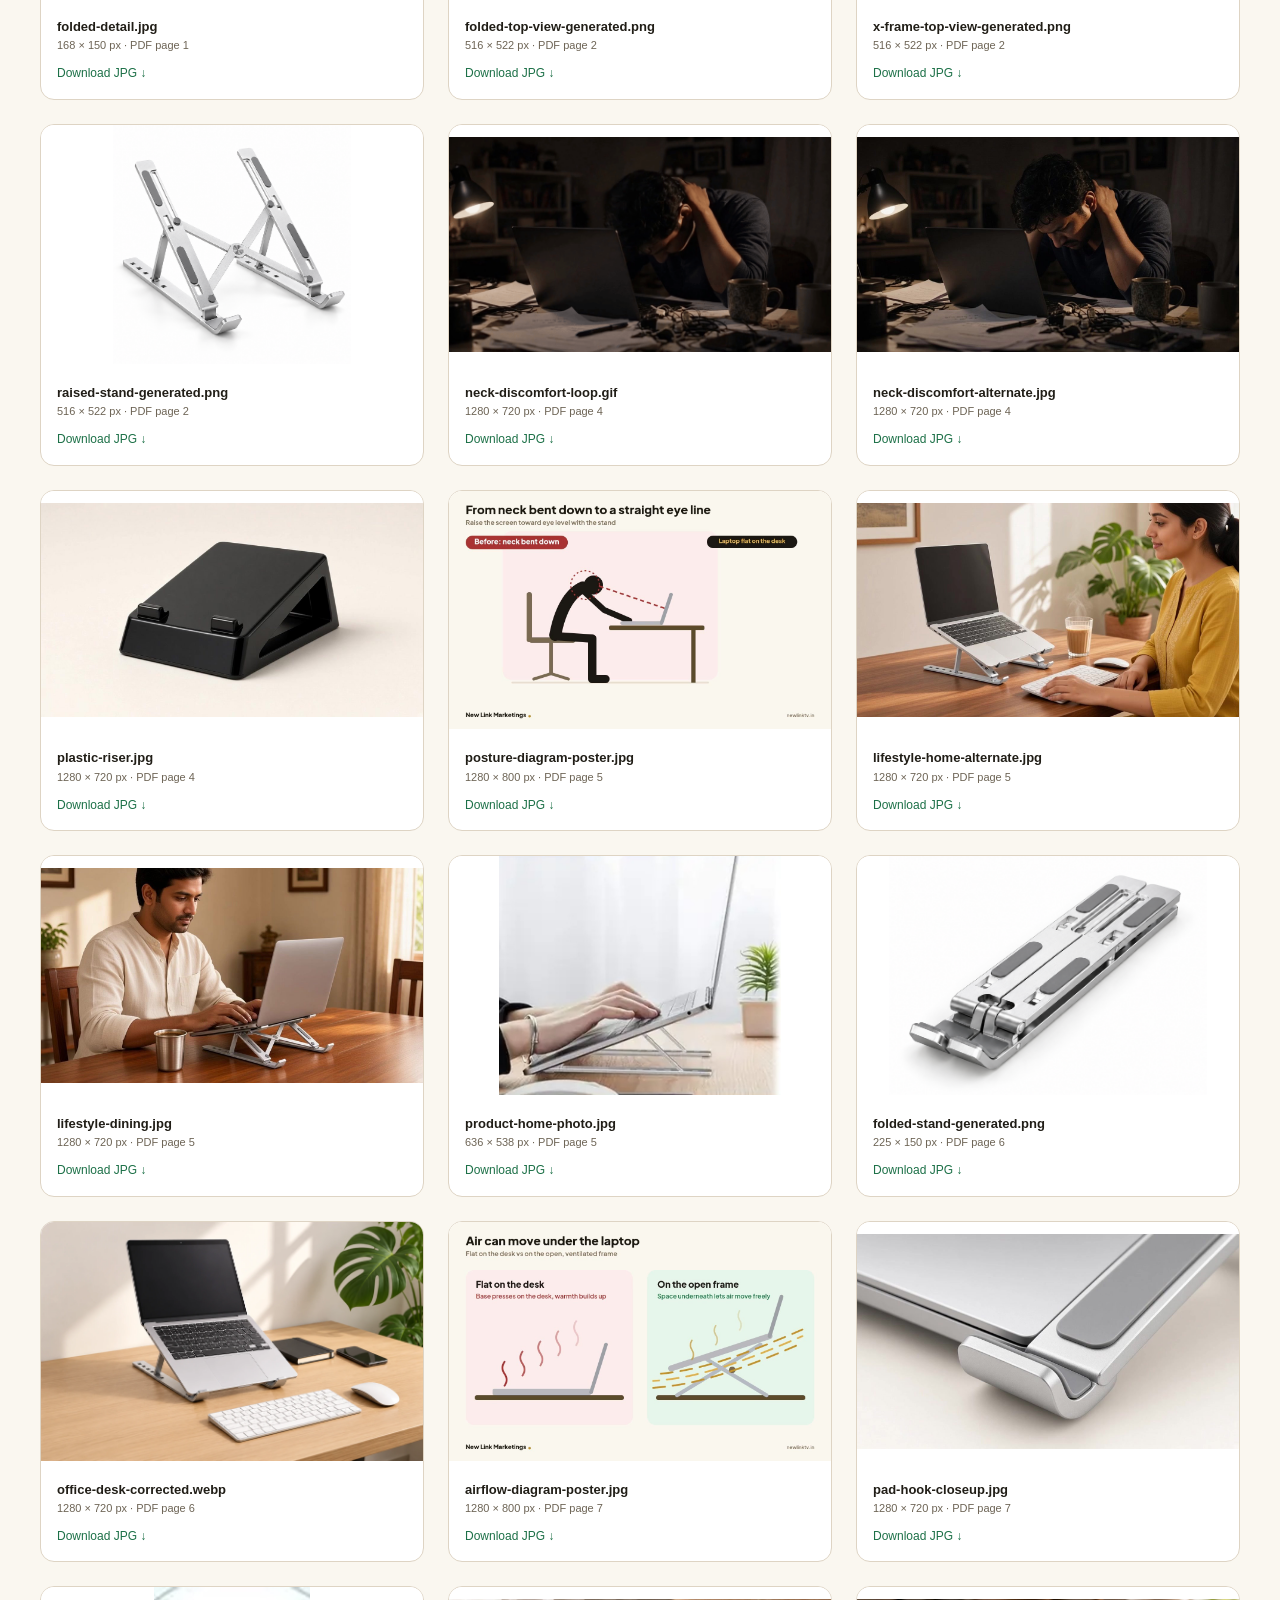
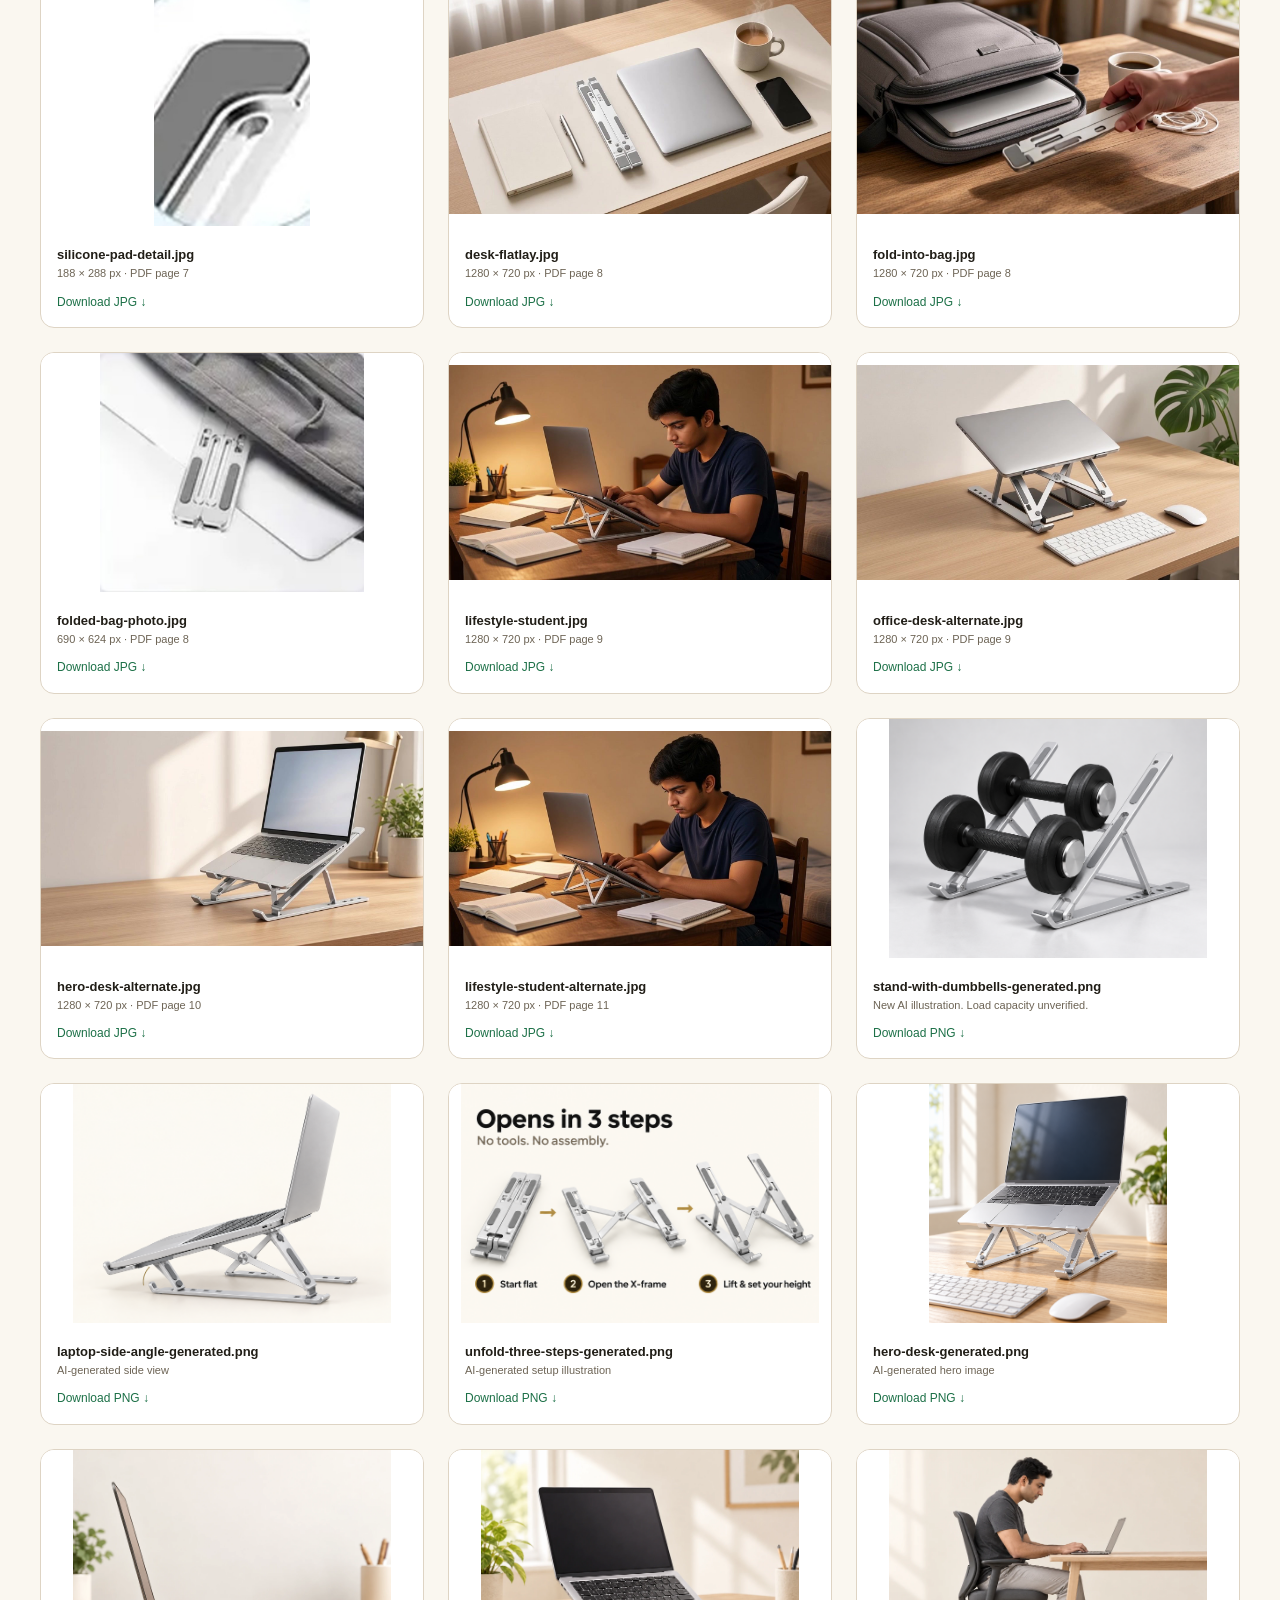
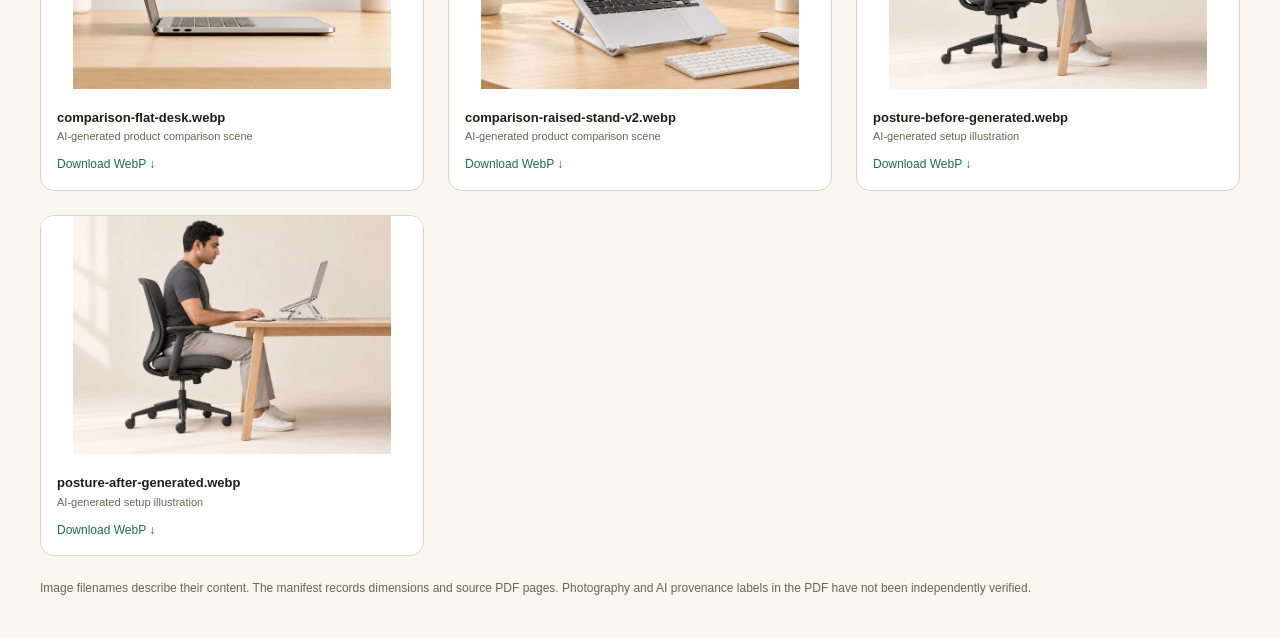
<file: assets.html>
<!doctype html><html lang="en"><head><meta charset="utf-8"><meta name="viewport" content="width=device-width,initial-scale=1"><title>Laptop Stand | Asset Library</title><link rel="stylesheet" href="styles.css"><style>.asset-grid{display:grid;grid-template-columns:repeat(3,1fr);gap:24px}.asset-grid figure{border:1px solid var(--line);border-radius:14px;overflow:hidden;background:white}.asset-grid img{aspect-ratio:1.6;object-fit:contain;background:white}.asset-grid figcaption{padding:16px;overflow-wrap:anywhere}.asset-grid b{font-size:13px}.asset-grid span{display:block;color:var(--green);font-size:12px;margin-top:10px}.library-intro{padding:40px 0 30px}.library-intro p{margin:16px 0}.library-intro h1{max-width:none}@media(max-width:700px){.asset-grid{grid-template-columns:1fr 1fr;gap:12px}.asset-grid figcaption{padding:10px}}@media(max-width:400px){.asset-grid{grid-template-columns:1fr}}</style></head><body><main class="wrap"><div class="library-intro"><a href="index.html">← Back to product page</a><h1>Product & lifestyle assets</h1><p>32 reference images plus a newly generated dumbbell concept image. These are embedded stills, including diagram posters. Original GIF and MP4 files are not embedded in the PDF.</p><a class="button outline" href="assets/manifest.json" download>Download asset manifest</a></div><div class="asset-grid"><figure><a href="assets/hero-desk.jpg" download><img src="assets/hero-desk.jpg" alt="hero-desk" loading="lazy"><figcaption><b>hero-desk.jpg</b><small>1280 × 720 px · PDF page 1</small><span>Download JPG ↓</span></figcaption></a></figure><figure><a href="assets/stand-product.jpg" download><img src="assets/stand-product.jpg" alt="stand-product" loading="lazy"><figcaption><b>stand-product.jpg</b><small>640 × 640 px · PDF page 1</small><span>Download JPG ↓</span></figcaption></a></figure><figure><a href="assets/unfold-diagram-poster.jpg" download><img src="assets/unfold-diagram-poster.jpg" alt="unfold-diagram-poster" loading="lazy"><figcaption><b>unfold-diagram-poster.jpg</b><small>1280 × 800 px · PDF page 1</small><span>Download JPG ↓</span></figcaption></a></figure><figure><a href="assets/height-diagram-poster.jpg" download><img src="assets/height-diagram-poster.jpg" alt="height-diagram-poster" loading="lazy"><figcaption><b>height-diagram-poster.jpg</b><small>1280 × 800 px · PDF page 1</small><span>Download JPG ↓</span></figcaption></a></figure><figure><a href="assets/grey-silicone-pad-generated.png" download><img src="assets/grey-silicone-pad-generated.png" alt="silicone-pad" loading="lazy"><figcaption><b>grey-silicone-pad-generated.png</b><small>321 × 288 px · PDF page 1</small><span>Download JPG ↓</span></figcaption></a></figure><figure><a href="assets/lifestyle-home.jpg" download><img src="assets/lifestyle-home.jpg" alt="lifestyle-home" loading="lazy"><figcaption><b>lifestyle-home.jpg</b><small>1280 × 720 px · PDF page 1</small><span>Download JPG ↓</span></figcaption></a></figure><figure><a href="assets/travel-bag.jpg" download><img src="assets/travel-bag.jpg" alt="travel-bag" loading="lazy"><figcaption><b>travel-bag.jpg</b><small>1280 × 720 px · PDF page 1</small><span>Download JPG ↓</span></figcaption></a></figure><figure><a href="assets/front-hook-v2.png" download><img src="assets/front-hook-v2.png" alt="front-hook" loading="lazy"><figcaption><b>front-hook-v2.png</b><small>321 × 321 px · PDF page 1</small><span>Download JPG ↓</span></figcaption></a></figure><figure><a href="assets/frosted-aluminium.jpg" download><img src="assets/frosted-aluminium.jpg" alt="frosted-aluminium" loading="lazy"><figcaption><b>frosted-aluminium.jpg</b><small>330 × 330 px · PDF page 1</small><span>Download JPG ↓</span></figcaption></a></figure><figure><a href="assets/folded-detail.jpg" download><img src="assets/folded-detail.jpg" alt="folded-detail" loading="lazy"><figcaption><b>folded-detail.jpg</b><small>168 × 150 px · PDF page 1</small><span>Download JPG ↓</span></figcaption></a></figure><figure><a href="assets/folded-top-view-generated.png" download><img src="assets/folded-top-view-generated.png" alt="unfold-flat" loading="lazy"><figcaption><b>folded-top-view-generated.png</b><small>516 × 522 px · PDF page 2</small><span>Download JPG ↓</span></figcaption></a></figure><figure><a href="assets/x-frame-top-view-generated.png" download><img src="assets/x-frame-top-view-generated.png" alt="unfold-x-frame" loading="lazy"><figcaption><b>x-frame-top-view-generated.png</b><small>516 × 522 px · PDF page 2</small><span>Download JPG ↓</span></figcaption></a></figure><figure><a href="assets/raised-stand-generated.png" download><img src="assets/raised-stand-generated.png" alt="unfold-raised" loading="lazy"><figcaption><b>raised-stand-generated.png</b><small>516 × 522 px · PDF page 2</small><span>Download JPG ↓</span></figcaption></a></figure><figure><a href="assets/neck-discomfort-loop.gif" download><img src="assets/neck-discomfort-loop.gif" alt="neck-discomfort" loading="lazy"><figcaption><b>neck-discomfort-loop.gif</b><small>1280 × 720 px · PDF page 4</small><span>Download JPG ↓</span></figcaption></a></figure><figure><a href="assets/neck-discomfort-alternate.jpg" download><img src="assets/neck-discomfort-alternate.jpg" alt="neck-discomfort-alternate" loading="lazy"><figcaption><b>neck-discomfort-alternate.jpg</b><small>1280 × 720 px · PDF page 4</small><span>Download JPG ↓</span></figcaption></a></figure><figure><a href="assets/plastic-riser.jpg" download><img src="assets/plastic-riser.jpg" alt="plastic-riser" loading="lazy"><figcaption><b>plastic-riser.jpg</b><small>1280 × 720 px · PDF page 4</small><span>Download JPG ↓</span></figcaption></a></figure><figure><a href="assets/posture-diagram-poster.jpg" download><img src="assets/posture-diagram-poster.jpg" alt="posture-diagram-poster" loading="lazy"><figcaption><b>posture-diagram-poster.jpg</b><small>1280 × 800 px · PDF page 5</small><span>Download JPG ↓</span></figcaption></a></figure><figure><a href="assets/lifestyle-home-alternate.jpg" download><img src="assets/lifestyle-home-alternate.jpg" alt="lifestyle-home-alternate" loading="lazy"><figcaption><b>lifestyle-home-alternate.jpg</b><small>1280 × 720 px · PDF page 5</small><span>Download JPG ↓</span></figcaption></a></figure><figure><a href="assets/lifestyle-dining.jpg" download><img src="assets/lifestyle-dining.jpg" alt="lifestyle-dining" loading="lazy"><figcaption><b>lifestyle-dining.jpg</b><small>1280 × 720 px · PDF page 5</small><span>Download JPG ↓</span></figcaption></a></figure><figure><a href="assets/product-home-photo.jpg" download><img src="assets/product-home-photo.jpg" alt="product-home-photo" loading="lazy"><figcaption><b>product-home-photo.jpg</b><small>636 × 538 px · PDF page 5</small><span>Download JPG ↓</span></figcaption></a></figure><figure><a href="assets/folded-stand-generated.png" download><img src="assets/folded-stand-generated.png" alt="folded-detail-wide" loading="lazy"><figcaption><b>folded-stand-generated.png</b><small>225 × 150 px · PDF page 6</small><span>Download JPG ↓</span></figcaption></a></figure><figure><a href="assets/office-desk-corrected.webp" download><img src="assets/office-desk-corrected.webp" alt="office-desk" loading="lazy"><figcaption><b>office-desk-corrected.webp</b><small>1280 × 720 px · PDF page 6</small><span>Download JPG ↓</span></figcaption></a></figure><figure><a href="assets/airflow-diagram-poster.jpg" download><img src="assets/airflow-diagram-poster.jpg" alt="airflow-diagram-poster" loading="lazy"><figcaption><b>airflow-diagram-poster.jpg</b><small>1280 × 800 px · PDF page 7</small><span>Download JPG ↓</span></figcaption></a></figure><figure><a href="assets/pad-hook-closeup.jpg" download><img src="assets/pad-hook-closeup.jpg" alt="pad-hook-closeup" loading="lazy"><figcaption><b>pad-hook-closeup.jpg</b><small>1280 × 720 px · PDF page 7</small><span>Download JPG ↓</span></figcaption></a></figure><figure><a href="assets/silicone-pad-detail.jpg" download><img src="assets/silicone-pad-detail.jpg" alt="silicone-pad-detail" loading="lazy"><figcaption><b>silicone-pad-detail.jpg</b><small>188 × 288 px · PDF page 7</small><span>Download JPG ↓</span></figcaption></a></figure><figure><a href="assets/desk-flatlay.jpg" download><img src="assets/desk-flatlay.jpg" alt="desk-flatlay" loading="lazy"><figcaption><b>desk-flatlay.jpg</b><small>1280 × 720 px · PDF page 8</small><span>Download JPG ↓</span></figcaption></a></figure><figure><a href="assets/fold-into-bag.jpg" download><img src="assets/fold-into-bag.jpg" alt="fold-into-bag" loading="lazy"><figcaption><b>fold-into-bag.jpg</b><small>1280 × 720 px · PDF page 8</small><span>Download JPG ↓</span></figcaption></a></figure><figure><a href="assets/folded-bag-photo.jpg" download><img src="assets/folded-bag-photo.jpg" alt="folded-bag-photo" loading="lazy"><figcaption><b>folded-bag-photo.jpg</b><small>690 × 624 px · PDF page 8</small><span>Download JPG ↓</span></figcaption></a></figure><figure><a href="assets/lifestyle-student.jpg" download><img src="assets/lifestyle-student.jpg" alt="lifestyle-student" loading="lazy"><figcaption><b>lifestyle-student.jpg</b><small>1280 × 720 px · PDF page 9</small><span>Download JPG ↓</span></figcaption></a></figure><figure><a href="assets/office-desk-alternate.jpg" download><img src="assets/office-desk-alternate.jpg" alt="office-desk-alternate" loading="lazy"><figcaption><b>office-desk-alternate.jpg</b><small>1280 × 720 px · PDF page 9</small><span>Download JPG ↓</span></figcaption></a></figure><figure><a href="assets/hero-desk-alternate.jpg" download><img src="assets/hero-desk-alternate.jpg" alt="hero-desk-alternate" loading="lazy"><figcaption><b>hero-desk-alternate.jpg</b><small>1280 × 720 px · PDF page 10</small><span>Download JPG ↓</span></figcaption></a></figure><figure><a href="assets/lifestyle-student-alternate.jpg" download><img src="assets/lifestyle-student-alternate.jpg" alt="lifestyle-student-alternate" loading="lazy"><figcaption><b>lifestyle-student-alternate.jpg</b><small>1280 × 720 px · PDF page 11</small><span>Download JPG ↓</span></figcaption></a></figure><figure><a href="assets/stand-with-dumbbells-generated.png" download><img src="assets/stand-with-dumbbells-generated.png" alt="AI illustration of stand with dumbbells" loading="lazy"><figcaption><b>stand-with-dumbbells-generated.png</b><small>New AI illustration. Load capacity unverified.</small><span>Download PNG ↓</span></figcaption></a></figure><figure><a href="assets/laptop-side-angle-generated.png" download><img src="assets/laptop-side-angle-generated.png" alt="Generated laptop side view" loading="lazy"><figcaption><b>laptop-side-angle-generated.png</b><small>AI-generated side view</small><span>Download PNG ↓</span></figcaption></a></figure><figure><a href="assets/unfold-three-steps-generated.png" download><img src="assets/unfold-three-steps-generated.png" alt="Three-step setup illustration" loading="lazy"><figcaption><b>unfold-three-steps-generated.png</b><small>AI-generated setup illustration</small><span>Download PNG ↓</span></figcaption></a></figure><figure><a href="assets/hero-desk-generated.png" download><img src="assets/hero-desk-generated.png" alt="Generated laptop stand hero photograph" loading="lazy"><figcaption><b>hero-desk-generated.png</b><small>AI-generated hero image</small><span>Download PNG ↓</span></figcaption></a></figure><figure><a href="assets/comparison-flat-desk.webp" download><img src="assets/comparison-flat-desk.webp" alt="comparison flat desk" loading="lazy"><figcaption><b>comparison-flat-desk.webp</b><small>AI-generated product comparison scene</small><span>Download WebP ↓</span></figcaption></a></figure><figure><a href="assets/comparison-raised-stand-v2.webp" download><img src="assets/comparison-raised-stand-v2.webp" alt="comparison raised stand" loading="lazy"><figcaption><b>comparison-raised-stand-v2.webp</b><small>AI-generated product comparison scene</small><span>Download WebP ↓</span></figcaption></a></figure><figure><a href="assets/posture-before-generated.webp" download><img src="assets/posture-before-generated.webp" alt="posture before generated" loading="lazy"><figcaption><b>posture-before-generated.webp</b><small>AI-generated setup illustration</small><span>Download WebP ↓</span></figcaption></a></figure><figure><a href="assets/posture-after-generated.webp" download><img src="assets/posture-after-generated.webp" alt="posture after generated" loading="lazy"><figcaption><b>posture-after-generated.webp</b><small>AI-generated setup illustration</small><span>Download WebP ↓</span></figcaption></a></figure></div><p class="note" style="margin-bottom:40px">Image filenames describe their content. The manifest records dimensions and source PDF pages. Photography and AI provenance labels in the PDF have not been independently verified.</p></main></body></html>
</file>
<file: styles.css>
/* Reference palette retained from the supplied PDF. Buildless, offline-friendly CSS. */
:root{--paper:#faf7f0;--ink:#211e17;--muted:#6d6455;--line:#ded4c4;--gold:#b27e16;--green:#1c7047;--radius:18px}*{box-sizing:border-box}html{scroll-behavior:smooth;scroll-padding-top:95px}body{margin:0;background:var(--paper);color:var(--ink);font-family:"Avenir Next",Avenir,"Segoe UI",Arial,sans-serif;font-size:15px;line-height:1.55}button,input{font:inherit}a{color:inherit;text-decoration:none}button,a{touch-action:manipulation}button{cursor:pointer}button:focus-visible,a:focus-visible,summary:focus-visible,input:focus-visible{outline:3px solid var(--gold);outline-offset:4px}img{display:block;width:100%;height:auto;object-fit:cover}figure,p,h1,h2,h3{margin:0}p+p{margin-top:12px}.wrap{width:min(1200px,calc(100% - 64px));margin-inline:auto}.announcement{display:flex;justify-content:center;gap:40px;background:var(--ink);color:#f9f2dc;font-size:12px;padding:9px 16px}.announcement span+span:before{content:'·';color:#ddb352;margin-right:35px}header{position:sticky;top:0;z-index:10;background:rgba(250,247,240,.96);border-bottom:1px solid var(--line)}.nav{display:flex;align-items:center;gap:28px;min-height:78px}.brand{font-size:22px;font-weight:800;letter-spacing:-1px;white-space:nowrap}.brand span{color:var(--gold)}nav{display:flex;gap:24px;margin:auto;font-size:14px}.menu{display:none}.button{display:inline-flex;align-items:center;justify-content:center;padding:13px 18px;min-height:46px;font-size:13px;font-weight:700;border:1px solid var(--line);border-radius:9px;transition:background .18s,transform .18s;white-space:nowrap;background:transparent;color:var(--ink)}.button:hover{transform:translateY(-2px)}.primary{color:white;background:#946612;border-color:#946612}.primary:hover{background:#79510b}.whatsapp{background:#f0faf3;border-color:#add4b8;color:#12633b}.hero{display:grid;grid-template-columns:1.05fr 1fr;gap:38px;padding-block:32px 30px;align-items:start}.hero-photo{position:relative;border-radius:var(--radius);overflow:hidden;background:#e5dfd3}.hero-photo>img{aspect-ratio:1.05;object-fit:cover}.gallery-arrow{position:absolute;top:50%;transform:translateY(-50%);width:40px;height:40px;border-radius:50%;background:#fffc;border:1px solid #eee8dc;font-size:25px;display:grid;place-items:center}.prev{left:14px}.next{right:14px}.thumbnails{display:grid;grid-template-columns:repeat(10,minmax(44px,1fr));overflow-x:auto;gap:7px;margin-top:12px}.thumbnails button{padding:2px;border:1px solid var(--line);border-radius:10px;overflow:hidden;background:transparent}.thumbnails button[aria-pressed=true]{border:2px solid var(--gold);padding:1px}.thumbnails img{aspect-ratio:1;object-fit:cover;border-radius:7px}.caption{font-size:12px;color:var(--muted);margin-top:8px}.eyebrow{font-size:11px;letter-spacing:1.4px;font-weight:750;color:#916511;margin:2px 0 13px}h1{font-size:clamp(30px,3vw,44px);line-height:1.08;letter-spacing:-1.8px;max-width:540px}.intro{font-size:17px;line-height:1.5;margin-top:17px;max-width:470px}.tags{display:flex;flex-wrap:wrap;gap:7px;margin:19px 0}.tags span{font-size:12px;font-weight:650;border:1px solid var(--line);border-radius:20px;padding:5px 11px}.buy-box{background:#fff;border:1px solid var(--gold);border-radius:var(--radius);padding:19px}.price-row{display:flex;justify-content:space-between;gap:12px;align-items:start}.price{display:block;font-weight:850;font-size:45px;line-height:1.1;letter-spacing:-1.8px}.price-row b{display:block;font-size:13px;margin-top:3px}small{display:block;font-size:11px;color:var(--muted)}.price-row small{margin-top:3px}.saving{display:inline-block;flex-shrink:0;background:var(--green);color:#fff;border-radius:20px;padding:6px 11px;font-size:11px;font-weight:700}.cod{display:flex;justify-content:space-between;gap:10px;background:var(--paper);padding:11px;border:1px solid var(--line);border-radius:8px;font-size:12px;margin:15px 0}.actions{display:grid;grid-template-columns:1fr 1fr;gap:9px}.actions .button{padding-inline:10px;font-size:12px}.trust{display:grid;grid-template-columns:1fr 1fr;gap:9px;margin-top:13px}.trust>div{border:1px solid var(--line);background:#fff;border-radius:10px;padding:9px 13px}.trust b{font-size:12px}.fine{font-size:11px;color:var(--muted);margin-top:12px}.spec-strip{display:grid;grid-template-columns:repeat(6,1fr);gap:15px;background:var(--ink);color:white;border-radius:var(--radius);padding:28px 20px;text-align:center}.spec-strip b{font-size:15px}.spec-strip small{color:#d2c6af;margin-top:5px}.details-grid{display:grid;grid-template-columns:repeat(4,1fr);gap:16px;margin:24px 0 15px}.details-grid img{aspect-ratio:1.4;border-radius:13px;border:1px solid var(--line);object-fit:cover}.details-grid figcaption{font-size:12px;font-weight:650;margin-top:9px}.section{padding-block:58px;border-bottom:1px solid var(--line)}.section-heading{margin-bottom:28px}.section-heading h2{font-size:clamp(27px,3vw,38px);line-height:1.15;letter-spacing:-1.2px}.section-heading p{color:var(--muted);margin-top:9px}.steps{display:grid;grid-template-columns:repeat(3,1fr);gap:22px}.steps img{height:auto;aspect-ratio:1.3;object-fit:contain;background:white;border-radius:var(--radius)}.steps figcaption{display:flex;align-items:center;gap:10px;font-size:17px;font-weight:700;margin-top:15px}.steps figcaption span{display:grid;place-items:center;border-radius:50%;width:28px;height:28px;background:var(--ink);color:#fff;font-size:12px}.note{font-size:12px;color:var(--muted);margin-top:23px}.split{display:grid;grid-template-columns:1fr 1fr;gap:42px;align-items:center}.split>img,.two-photos img,.carry-grid img,.lifestyle-grid img{border-radius:var(--radius)}.measurements{display:grid;grid-template-columns:1fr 1fr;gap:30px}.measurements strong{font-size:27px;letter-spacing:-1px}.measurements p{color:var(--muted);font-size:13px}.problem-list,.feature-list{display:grid;grid-template-columns:1fr 1fr;gap:22px}.problem-list h3,.feature-list h3{font-size:15px}.problem-list p,.feature-list p{font-size:13px;color:var(--muted);margin-top:4px}.diagram{max-width:1000px;margin:auto;border:1px solid var(--line);border-radius:var(--radius)}.two-photos{display:grid;grid-template-columns:1fr 1fr;gap:20px;margin-top:22px}.two-photos img{aspect-ratio:1.9}.product-image{background:white;border-radius:var(--radius);overflow:hidden}.product-image img{aspect-ratio:1.2;object-fit:contain}.carry-grid{display:grid;grid-template-columns:1.35fr 1fr;gap:20px}.carry-grid img{height:100%;aspect-ratio:1.7}.use-labels{display:grid;grid-template-columns:repeat(3,1fr);margin-top:24px;gap:16px}.use-labels b{display:block;font-size:17px;color:var(--ink);margin-bottom:3px}.use-labels p{margin:0;font-size:13px;color:var(--muted)}.lifestyle-grid{display:grid;grid-template-columns:1fr 1fr;gap:28px}.lifestyle-grid img{aspect-ratio:1.8}.lifestyle-grid figcaption{margin-top:12px}.lifestyle-grid h3{font-size:18px}.lifestyle-grid p{font-size:13px;color:var(--muted);margin-top:4px}.table-wrap{overflow-x:auto}table{border-collapse:collapse;width:100%;text-align:left;font-size:14px}th,td{padding:17px 15px}thead{background:#eee8dc}thead th:last-child,td:last-child{background:#efe3c6}tbody tr:nth-child(even){background:#f2ede4}tbody th{font-weight:600}.spec-product{aspect-ratio:1.6;object-fit:contain;background:#fff;border-radius:var(--radius);margin-bottom:20px}.specifications{margin:0}.specifications div{display:grid;grid-template-columns:140px 1fr;gap:20px;padding:11px 14px;font-size:14px}.specifications div:nth-child(odd){background:#eee8dc;border-radius:6px}dt{font-weight:650}dd{margin:0;color:var(--muted)}.faq-grid{display:grid;grid-template-columns:1fr 1fr;gap:0 35px}details{border-bottom:1px solid var(--line);padding-block:18px}summary{cursor:pointer;font-size:15px;font-weight:650;padding-right:12px}details p{font-size:14px;color:var(--muted);margin-top:12px}.question{display:flex;justify-content:space-between;align-items:center;gap:20px;margin-top:30px}.question h3{font-size:20px}.question p{font-size:13px;margin-top:3px}.order-panel{padding:24px;background:#f0e9db;border:1px solid var(--line);border-radius:var(--radius)}.order-panel .saving{margin-top:15px}.order-panel .primary{margin-top:20px}footer{margin-top:60px;padding:38px 0 18px;background:#211e17;color:#f9f2e3}footer p{color:#cbbfa7;font-size:12px;margin-top:12px}.footer-grid{display:grid;grid-template-columns:1.35fr 1fr .8fr 1fr;gap:35px}footer h3{color:#e1b34d;font-size:12px;margin-bottom:14px}footer a:not(.brand){font-size:12px}.text-link{display:inline-block;margin-top:8px}.footer-bottom{font-size:11px;color:#cbbfa7;border-top:1px solid #49402f;margin-top:30px;padding-top:17px}.mobile-buy{display:none}.skip{position:fixed;left:10px;top:-80px;z-index:30;background:white;padding:10px}.skip:focus{top:10px}dialog{border:1px solid var(--line);border-radius:var(--radius);background:var(--paper);color:var(--ink);max-width:490px;width:calc(100% - 32px);padding:30px}dialog::backdrop{background:#211e17a6}dialog h2{font-size:25px;letter-spacing:-.8px;padding-right:20px}dialog>p{font-size:14px;color:var(--muted);margin-top:12px}.close{position:absolute;right:16px;top:12px;border:0;background:transparent;font-size:28px}.close:hover{color:var(--gold)}fieldset{border:0;margin:22px 0;padding:0}legend{font-size:12px;font-weight:700;margin-bottom:8px}fieldset label{display:flex;align-items:center;gap:9px;border:1px solid var(--line);padding:15px;border-radius:9px;margin:9px 0;font-size:14px}fieldset b{margin-left:auto}input{accent-color:var(--green)}dialog>.button{width:100%}
@media(min-width:1400px){.hero{gap:48px}.hero-photo>img{aspect-ratio:1.04}}
@media(max-width:1050px){.wrap{width:calc(100% - 40px)}.nav{gap:20px}nav{gap:14px;font-size:12px}.brand{font-size:20px}.nav-wa{display:none}.hero{gap:24px}h1{font-size:33px}.hero-copy .actions{grid-template-columns:1fr}.price-row{flex-wrap:wrap}.spec-strip{grid-template-columns:repeat(3,1fr)}.split{gap:24px}.feature-list{gap:18px}.footer-grid{grid-template-columns:1fr 1fr}}
@media(max-width:700px){html{scroll-padding-top:80px}.wrap{width:calc(100% - 32px)}.announcement{gap:18px;font-size:10px;padding:8px}.announcement span:nth-child(3){display:none}.announcement span+span:before{display:none}.nav{min-height:64px;justify-content:space-between;flex-wrap:wrap;gap:0}.brand{font-size:20px}.menu{display:block;background:transparent;border:1px solid var(--line);border-radius:7px;padding:7px 12px;font-size:12px}nav{display:none;flex-basis:100%;margin:0;padding:10px 0 18px;gap:17px;flex-wrap:wrap;font-size:13px}nav.open{display:flex}.hero{grid-template-columns:1fr;padding-top:18px;gap:20px}.hero-photo>img{aspect-ratio:1.25}.hero-copy h1{font-size:35px;max-width:440px}.eyebrow{font-size:10px}.intro{font-size:15px}.hero-copy .actions{grid-template-columns:1fr 1fr}.buy-box{padding:16px}.price{font-size:42px}.price-row{flex-wrap:nowrap}.saving{font-size:10px;padding:6px 9px}.trust>div{padding:9px 11px}.spec-strip{padding:23px 12px;gap:20px 9px}.spec-strip b{font-size:12px}.spec-strip small{font-size:10px}.details-grid{grid-template-columns:1fr 1fr;gap:18px 14px}.details-grid img{aspect-ratio:1.5}.section{padding-block:38px}.section-heading{margin-bottom:22px}.section-heading h2{font-size:29px}.section-heading p{font-size:14px}.steps{gap:9px}.steps img{aspect-ratio:.8}.steps figcaption{font-size:12px;gap:5px;align-items:start}.steps figcaption span{width:19px;height:19px;flex-shrink:0;font-size:10px}.split{grid-template-columns:1fr}.measurements{gap:22px}.measurements strong{font-size:25px}.problem-list,.feature-list{gap:20px 16px}.two-photos,.carry-grid{grid-template-columns:1fr;gap:14px}.two-photos img{aspect-ratio:1.8}.use-labels{gap:12px}.use-labels b{font-size:15px}.use-labels p{font-size:11px}.lifestyle-grid{grid-template-columns:1fr;gap:24px}.lifestyle-grid h3{font-size:17px}table{min-width:590px;font-size:12px}th,td{padding:13px 11px}.specifications div{grid-template-columns:110px 1fr;gap:14px;font-size:13px}.faq-grid{grid-template-columns:1fr}.question h3{font-size:17px}.order-panel{padding:16px}.footer-grid{gap:30px 20px}.footer-grid .brand{font-size:17px}.footer-grid>div:first-child{grid-column:1/-1}footer{margin-top:35px;padding-bottom:110px}.mobile-buy{display:flex;position:fixed;bottom:0;left:0;right:0;z-index:15;align-items:center;justify-content:space-between;background:#fffef9f5;border-top:1px solid var(--line);padding:12px 16px calc(12px + env(safe-area-inset-bottom))}.mobile-buy b{font-size:22px;line-height:1.1}.mobile-buy b small{display:inline;font-size:12px}.mobile-buy small{font-size:10px}.mobile-buy .button{padding:10px 30px}.note{font-size:11px}}
@media(prefers-reduced-motion:reduce){html{scroll-behavior:auto}*{transition:none!important}}

/* Height illustrations retain their full canvas at every screen width. */
.height-carousel{max-width:1000px;margin-inline:auto}.height-slides{border:1px solid var(--line);border-radius:var(--radius);overflow:hidden;background:#fffdf8;touch-action:pan-y}.height-slide[hidden]{display:none}.height-slide img{width:100%;height:auto;aspect-ratio:4/3;object-fit:contain}.height-controls{display:flex;align-items:center;justify-content:center;gap:16px;margin-top:16px}.height-prev,.height-next{width:44px;height:44px;border:1px solid var(--line);border-radius:50%;background:white;color:var(--ink);font-size:26px;line-height:1}.height-choices{display:flex;gap:8px}.height-choices button{min-height:44px;padding:9px 18px;border:1px solid var(--line);border-radius:8px;background:transparent;color:var(--muted);font-size:13px;font-weight:650}.height-choices button[aria-pressed=true]{background:var(--ink);color:#fff;border-color:var(--ink)}.height-status{text-align:center;color:var(--muted);font-size:12px;margin-top:9px}#height>.measurements{grid-template-columns:repeat(4,1fr);margin-top:30px;text-align:center}@media(max-width:700px){.height-controls{gap:8px}.height-choices{gap:6px}.height-choices button{padding:9px 11px;font-size:11px}#height>.measurements{grid-template-columns:1fr 1fr;text-align:left}}

.height-layout{display:grid;grid-template-columns:minmax(0,1fr) minmax(0,1fr);gap:42px;align-items:center}.height-layout .height-carousel{width:100%;min-width:0;margin:0}.height-layout>.measurements{grid-template-columns:1fr 1fr;text-align:left;margin:0}@media(max-width:700px){.height-layout{grid-template-columns:1fr;gap:24px}}

/* Approved right-side benefit panel. Text stays editable; icons are local SVGs. */
.everyday-layout{align-items:center;gap:32px}.everyday-media{width:100%;border-radius:var(--radius)}.everyday-panel{min-width:0}.everyday-heading{margin-bottom:20px}.everyday-eyebrow{text-transform:uppercase;letter-spacing:1.6px;font-size:10px;font-weight:750;color:#936717;margin:0 0 8px}.everyday-heading>h3{font-size:clamp(26px,2.7vw,34px);line-height:1.12;letter-spacing:-1px}.everyday-heading>p:last-child{font-size:13px;color:var(--muted);margin-top:10px}.problem-grid{display:grid;grid-template-columns:repeat(2,minmax(0,1fr));gap:12px;list-style:none;padding:0;margin:0}.problem-card{min-width:0;padding:17px 15px;border:1px solid var(--line);border-radius:13px;background:#fffdf8}.problem-icon{display:grid;place-items:center;width:45px;height:45px;border-radius:50%;background:#f5f0e4;margin-bottom:11px}.problem-icon img{width:28px;height:28px;object-fit:contain}.problem-label{color:var(--muted);font-size:11px;line-height:1.4;margin:0 0 5px}.problem-card h3{font-size:14px;line-height:1.35;font-weight:750;letter-spacing:-.2px}@media(max-width:1050px){.everyday-layout{gap:24px}.problem-card{padding:14px 12px}.problem-grid{gap:10px}.problem-card h3{font-size:13px}}@media(max-width:700px){.everyday-layout{gap:25px}.everyday-heading>h3{font-size:29px}.problem-card{padding:17px 14px}.problem-grid{gap:12px}.problem-label{font-size:12px}.problem-card h3{font-size:15px}}@media(max-width:360px){.problem-grid{grid-template-columns:1fr}.problem-card{display:grid;grid-template-columns:44px 1fr;column-gap:12px}.problem-icon{grid-row:1/3;margin:0}.problem-label{align-self:end}}

/* Keep the GIF visible while reading the right-hand benefits on desktop. */
@media(min-width:701px) and (min-height:550px){.everyday-layout{align-items:start}.everyday-media{position:sticky;top:100px;align-self:start;max-height:calc(100dvh - 125px);object-fit:contain}}

/* Native HTML comparison: only the two product scenes and keyboard icon are images. */
.setup-comparison .section-heading p{max-width:65ch}.setup-comparison-grid{display:grid;grid-template-columns:repeat(2,minmax(0,1fr));gap:20px}.setup-option{min-width:0;padding:17px;border:1px solid var(--line);border-radius:16px;background:#fbf8f2}.setup-option-raised{border-color:#b18a43}.setup-option-label{font-size:11px;font-weight:750;line-height:1.4;text-transform:uppercase;letter-spacing:.35px;color:var(--muted);margin:0 4px 12px}.setup-option-raised .setup-option-label{color:#936717}.setup-option>img{width:100%;height:auto;aspect-ratio:4/3;object-fit:contain;background:#eee8df;border-radius:10px}.setup-option figcaption{padding:17px 5px 5px}.setup-option h3{font-size:clamp(18px,1.9vw,24px);line-height:1.25;letter-spacing:-.5px}.setup-option figcaption p{margin-top:7px;font-size:14px;color:var(--muted);line-height:1.55}.setup-session-tip{display:grid;grid-template-columns:40px minmax(0,1fr) auto;align-items:center;column-gap:21px;border:1px solid var(--line);border-radius:14px;padding:20px 24px;margin-top:18px}.setup-session-tip>img{width:36px;height:36px;object-fit:contain}.setup-session-tip h3{font-size:15px;line-height:1.4}.setup-session-tip p{font-size:13px;color:var(--muted);margin-top:3px}.setup-session-tip>a{font-size:13px;font-weight:650;color:#825b14;display:inline-flex;align-items:center;gap:9px;min-height:44px;text-underline-offset:4px;white-space:nowrap}.setup-session-tip>a:hover{text-decoration:underline}.setup-comparison-note{font-size:11px;color:var(--muted);text-align:right;margin-top:13px}@media(max-width:700px){.setup-comparison-grid{grid-template-columns:1fr;gap:18px}.setup-option{padding:14px}.setup-option h3{font-size:21px}.setup-option figcaption{padding:15px 3px 4px}.setup-session-tip{grid-template-columns:32px minmax(0,1fr);gap:11px 14px;padding:17px}.setup-session-tip>img{width:30px;height:30px}.setup-session-tip>a{grid-column:2;justify-self:start;white-space:normal}.setup-comparison-note{text-align:left}.setup-comparison .section-heading h2{max-width:24ch}}

/* Let the hero shrink below the thumbnail row's intrinsic width on phones. */
.hero>.gallery,.hero>.hero-copy{min-width:0}.thumbnails{max-width:100%}@media(max-width:700px){.hero{grid-template-columns:minmax(0,1fr)}}@media(max-width:400px){.hero-copy .actions{grid-template-columns:1fr}}

/* Approved product-and-specs variation: product image + six local gold SVGs. */
.feature-summary{display:grid;grid-template-columns:minmax(0,.95fr) minmax(0,2.3fr);align-items:center;border:1px solid var(--line);border-radius:18px;background:#fbf8f2;padding:22px;margin:0 0 24px;gap:28px}.feature-summary-product{border-right:1px solid var(--line);padding-right:22px;display:grid;place-items:center}.feature-summary-product>img{width:100%;height:216px;object-fit:contain;mix-blend-mode:multiply}.feature-summary-list{display:grid;grid-template-columns:repeat(3,minmax(0,1fr));gap:38px 20px;margin:0;min-width:0}.benefit-item{display:flex;gap:14px;align-items:center;min-width:0}.benefit-item>img{width:34px;height:34px;object-fit:contain;flex-shrink:0}.benefit-item dt{font-size:15px;line-height:1.3;font-weight:800;letter-spacing:-.35px;color:var(--ink)}.benefit-item dd{margin:5px 0 0;font-size:11px;line-height:1.45;color:var(--muted)}@media(max-width:1050px){.feature-summary{gap:20px;padding:19px;grid-template-columns:minmax(0,.8fr) minmax(0,2.4fr)}.feature-summary-product{padding-right:16px}.feature-summary-product>img{height:190px}.feature-summary-list{gap:28px 16px}.benefit-item{gap:9px}.benefit-item>img{width:29px;height:29px}.benefit-item dt{font-size:13px}}@media(max-width:700px){.feature-summary{grid-template-columns:minmax(0,1fr);padding:20px;gap:21px}.feature-summary-product{border-right:0;border-bottom:1px solid var(--line);padding:0 0 17px}.feature-summary-product>img{height:178px;max-width:250px}.feature-summary-list{grid-template-columns:repeat(2,minmax(0,1fr));gap:25px 16px}.benefit-item{align-items:flex-start;gap:10px}.benefit-item>img{width:27px;height:27px}.benefit-item dt{font-size:13px;letter-spacing:-.2px}.benefit-item dd{font-size:11px;margin-top:4px}}@media(max-width:360px){.feature-summary{padding:16px}.feature-summary-list{gap:22px 12px}.benefit-item{flex-direction:column;gap:8px}.benefit-item dt{font-size:14px}}

/* Native comparison captions with the supplied looping flat-desk video. */
.airflow-comparison{display:grid;grid-template-columns:repeat(2,minmax(0,1fr));gap:22px}.airflow-option{min-width:0;border:1px solid var(--line);border-radius:16px;overflow:hidden;background:#fffcf6}.airflow-option figcaption{padding:20px 22px 16px}.airflow-option h3{font-size:22px;line-height:1.2;letter-spacing:-.5px}.airflow-option figcaption p{font-size:14px;color:var(--muted);margin-top:7px}.airflow-media{width:100%;aspect-ratio:1;overflow:hidden}.airflow-media-flat{background:#fcf0eb}.airflow-media video{display:block;width:100%;height:100%;object-fit:contain}.airflow-media-open{background:#e7f6ec;display:flex;align-items:center}.airflow-original-crop{position:relative;width:100%;aspect-ratio:560/445;overflow:hidden}.airflow-original-crop>img{position:absolute;width:228.571429%;max-width:none;height:auto;left:-118.571429%;top:-52.808989%}.airflow-animation-toggle{display:block;background:transparent;color:var(--muted);border:0;text-decoration:underline;text-underline-offset:3px;font-size:12px;min-height:44px;padding:9px 20px;text-align:left}.airflow-animation-toggle:hover{color:var(--ink)}@media(max-width:700px){.airflow-comparison{grid-template-columns:1fr;gap:18px}.airflow-option figcaption{padding:18px 18px 14px}.airflow-option h3{font-size:21px}}

/* Payment variants prioritize the lower online price while keeping COD explicit. */
.visually-hidden{position:absolute;width:1px;height:1px;padding:0;margin:-1px;overflow:hidden;clip:rect(0,0,0,0);white-space:nowrap;border:0}.purchase-options{border-color:var(--line);padding:20px}.payment-options-heading h2{font-size:18px;line-height:1.3;letter-spacing:-.3px}.payment-options-heading p{font-size:12px;color:var(--muted);margin-top:4px}.payment-variants{padding:0;border:0;margin:16px 0}.payment-variant{display:grid;grid-template-columns:17px minmax(0,1fr) auto;align-items:start;gap:11px;padding:15px 13px;border:1px solid var(--line);border-radius:11px;cursor:pointer;background:#faf8f2}.payment-variant+.payment-variant{margin-top:10px}.payment-variant.is-selected{border-color:#1c7047;box-shadow:none;background:#f1f8f2}.payment-variant input{width:16px;height:16px;margin:4px 0 0;accent-color:#1c7047}.payment-variant-title{display:flex;align-items:center;gap:7px;flex-wrap:wrap;font-size:14px;font-weight:750;line-height:1.4}.payment-recommended{font-size:9px;font-weight:750;letter-spacing:.1px;color:#175c37;background:#e0eee2;border-radius:4px;padding:3px 6px;line-height:1.2}.payment-variant-description{display:block;font-size:11px;line-height:1.45;color:var(--muted);margin-top:4px}.payment-variant-saving{display:block;color:#1b673e;font-size:11px;font-weight:650;margin-top:9px}.payment-variant-price{font-size:25px;font-weight:850;letter-spacing:-.7px;line-height:1.2}.payment-variant-cod .payment-variant-price{font-size:21px;letter-spacing:-.4px}.payment-price-extra{display:block;font-size:10px;color:var(--muted);font-weight:500;letter-spacing:0;margin-top:4px;text-align:right}.payment-main-button{width:100%;font-size:14px;min-height:49px}.payment-gateway{display:flex;justify-content:center;align-items:center;gap:6px;font-size:11px;font-weight:650;color:#1c7047;margin:14px 0 12px}.payment-gateway[hidden]{display:none}.payment-gateway img{width:16px;height:16px;object-fit:contain}.payment-shipping{font-size:11px;text-align:center;color:var(--muted);margin-top:9px}.payment-help{display:flex;align-items:center;justify-content:center;gap:5px;color:#1c7047;font-size:11px;min-height:40px;text-decoration:underline;text-underline-offset:3px;margin-top:5px}.payment-variant:has(input:focus-visible){outline:2px solid var(--gold);outline-offset:3px}@media(max-width:1050px){.purchase-options{padding:16px}.payment-variant{padding:13px 11px;gap:8px}.payment-variant-title{font-size:13px}.payment-variant-price{font-size:23px}}@media(max-width:360px){.purchase-options{padding:14px}.payment-variant{grid-template-columns:16px minmax(0,1fr) auto;padding:13px 10px;gap:8px}.payment-variant-title{font-size:12px}.payment-recommended{font-size:8px}.payment-variant-description{font-size:10px}.payment-variant-price{font-size:22px}.payment-variant-cod .payment-variant-price{font-size:20px}.payment-variant-saving{font-size:10px}}

/* Discount pricing and official payment branding. */
.payment-compare{display:block;font-size:12px;font-weight:500;color:var(--muted);letter-spacing:0;margin-bottom:4px}.payment-discount{display:block;font-size:10px;font-weight:750;line-height:1.4;color:#175c37;background:#dceedd;border-radius:4px;padding:3px 5px;margin-top:5px;letter-spacing:0;text-align:center}.payment-gateway .razorpay-logo{width:90px;height:20px}.payment-variant-price{font-variant-numeric:tabular-nums;text-align:right}

/* Keep the product gallery beside the purchasing details while scrolling. */
@media(min-width:701px) and (min-height:550px){.hero>.gallery{position:sticky;top:100px;align-self:start}.hero-photo>img{max-height:calc(100dvh - 220px);object-fit:contain}}
</file>
